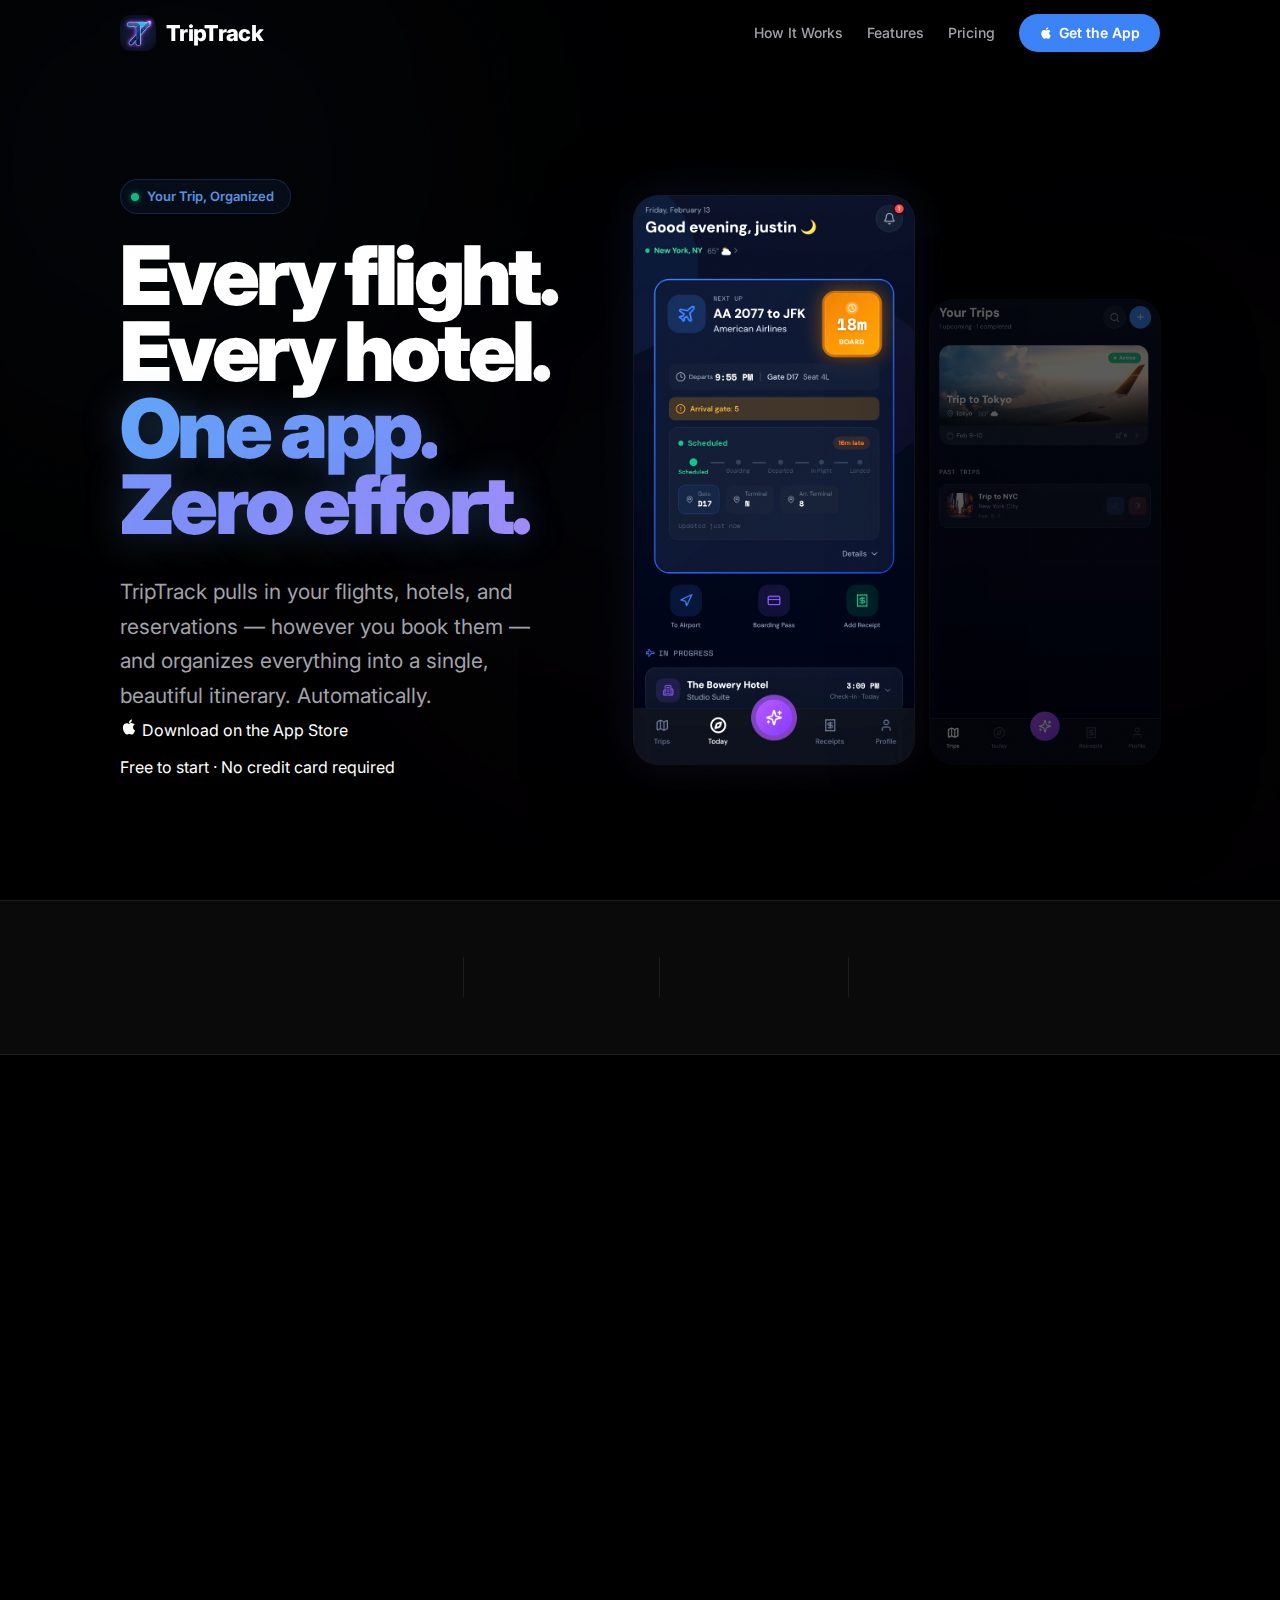
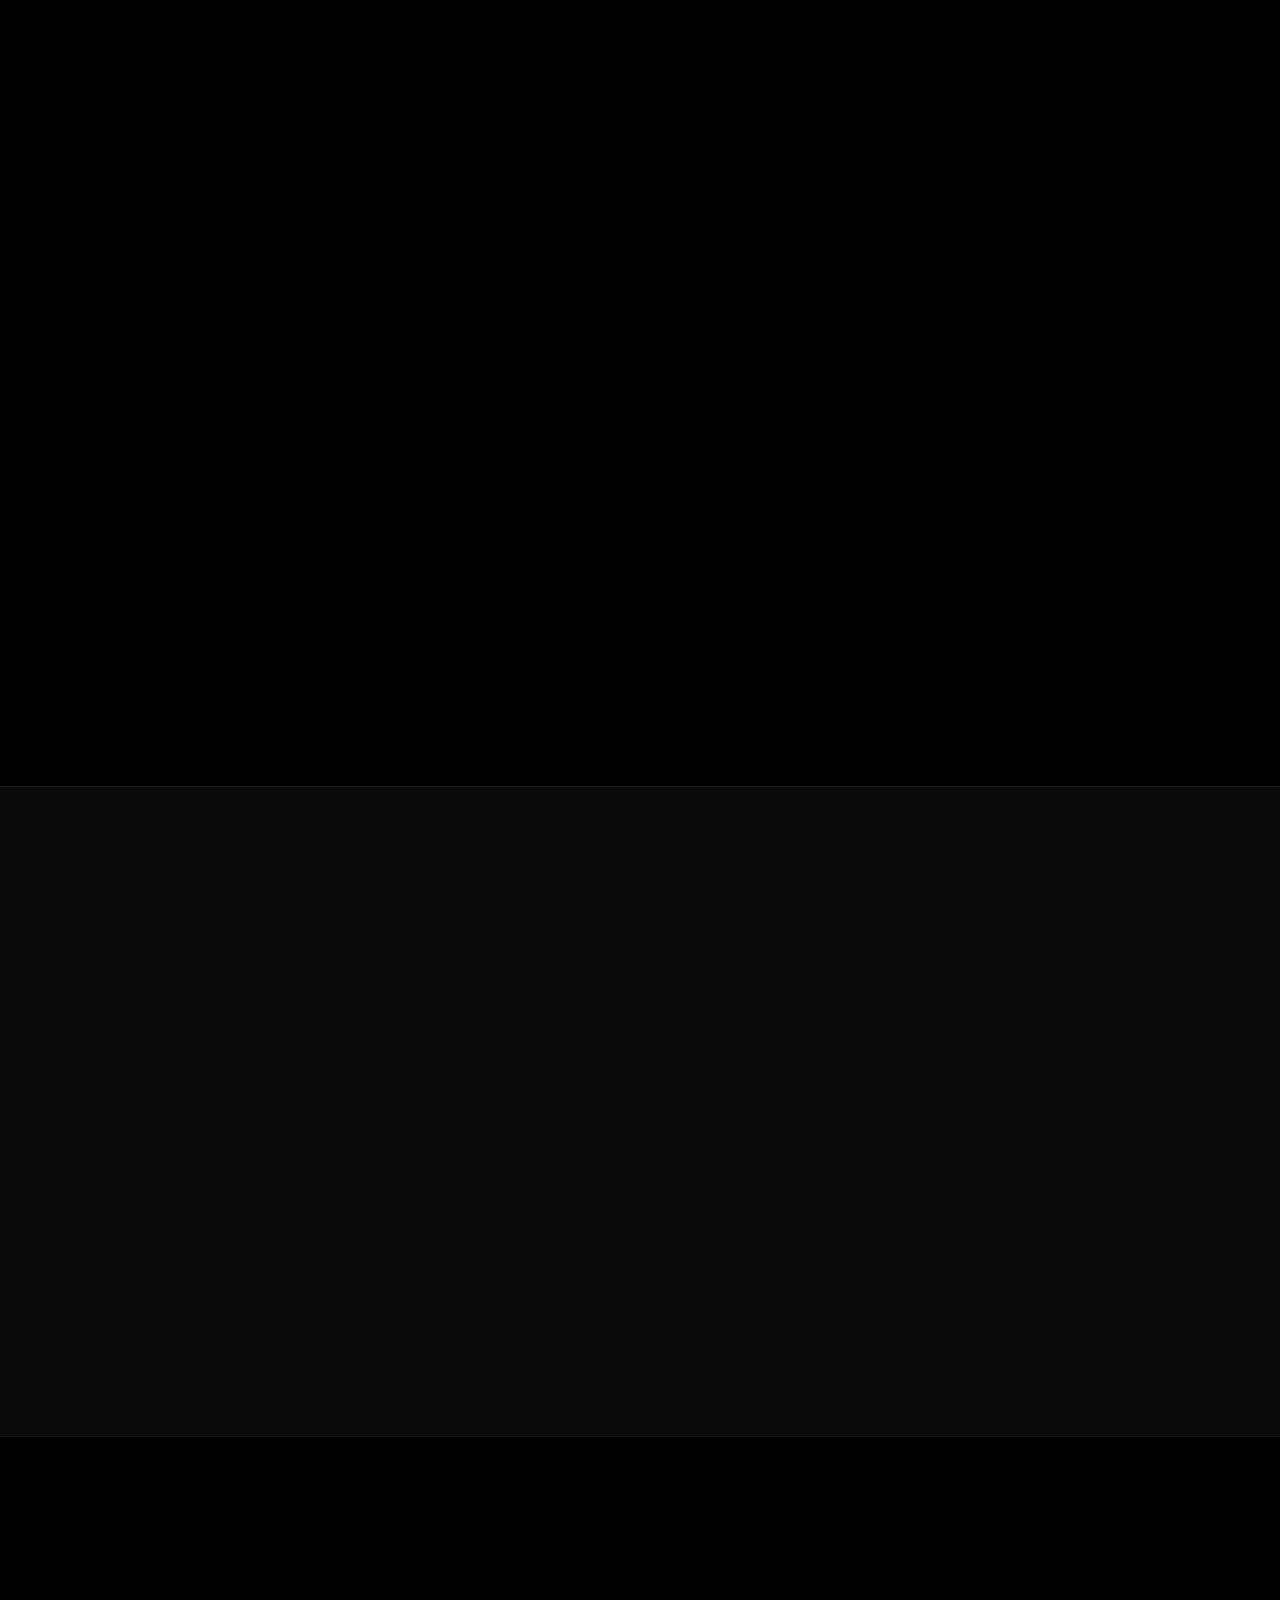
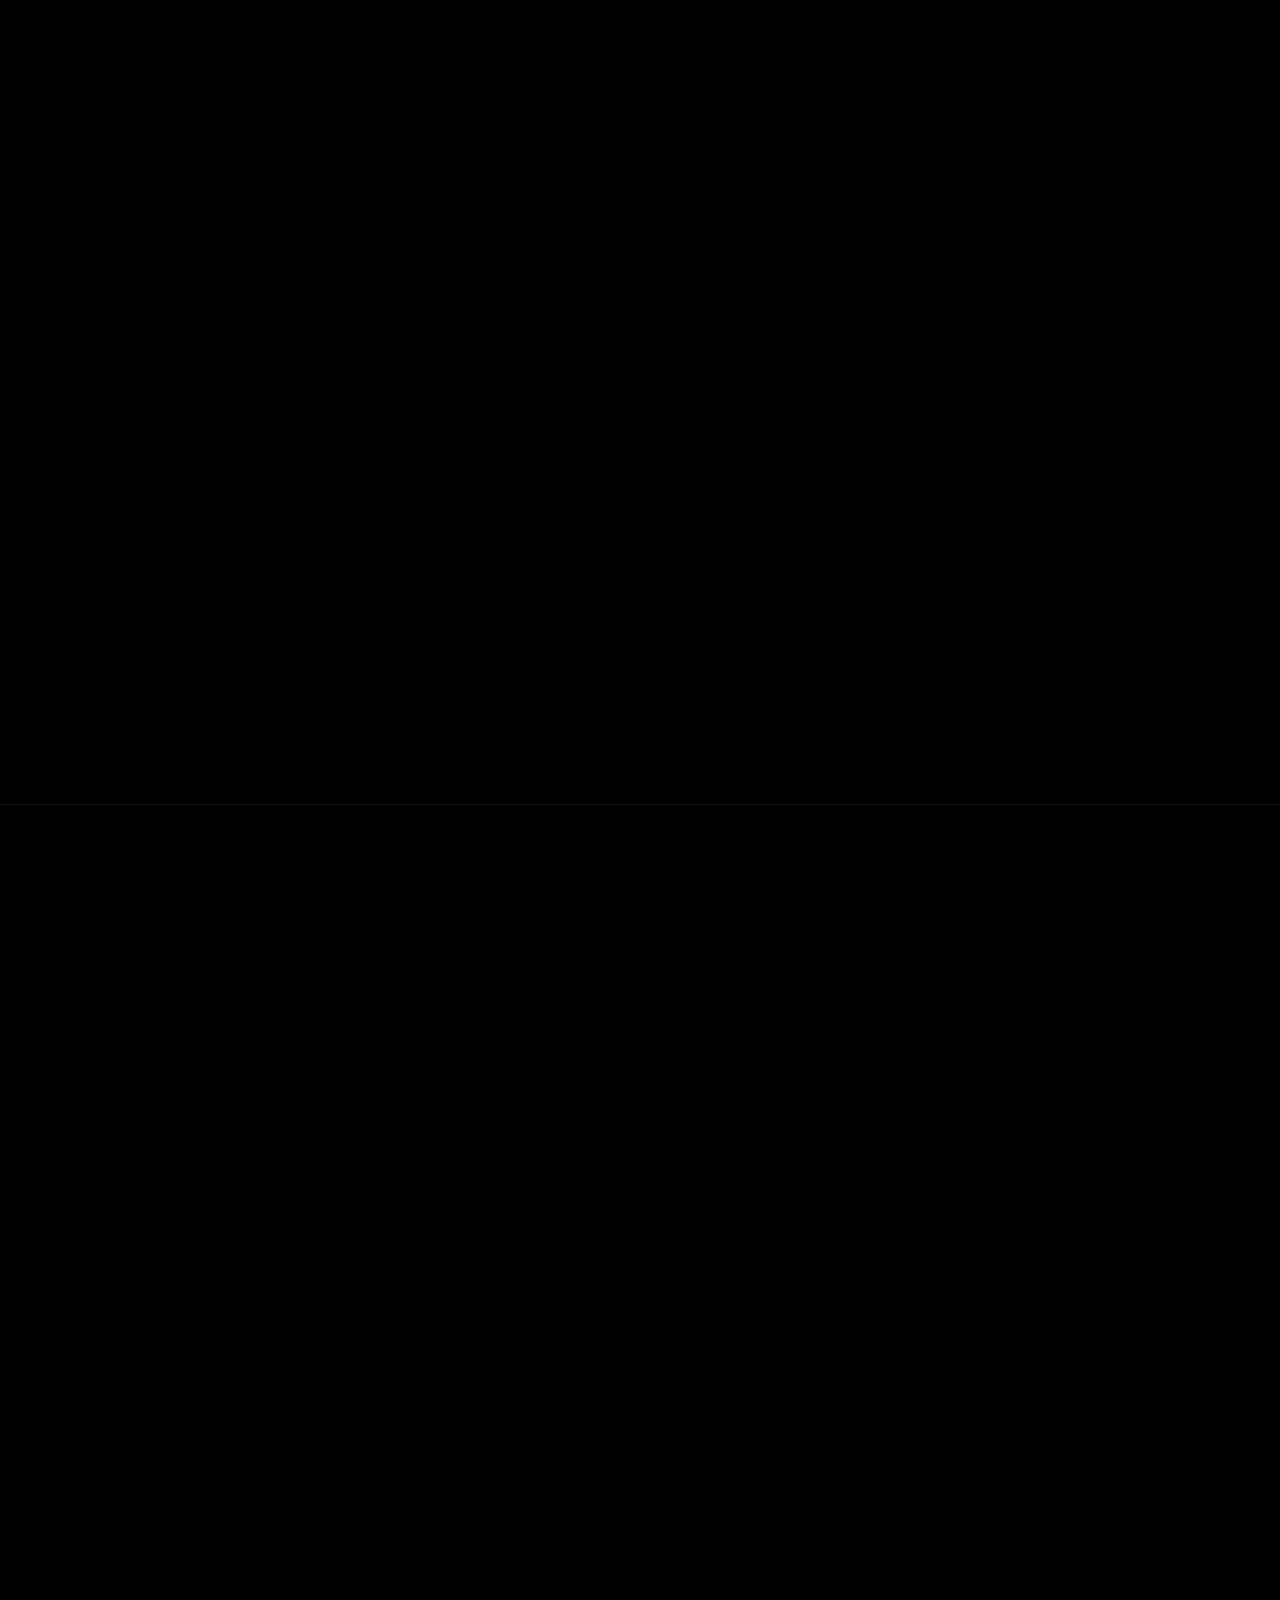
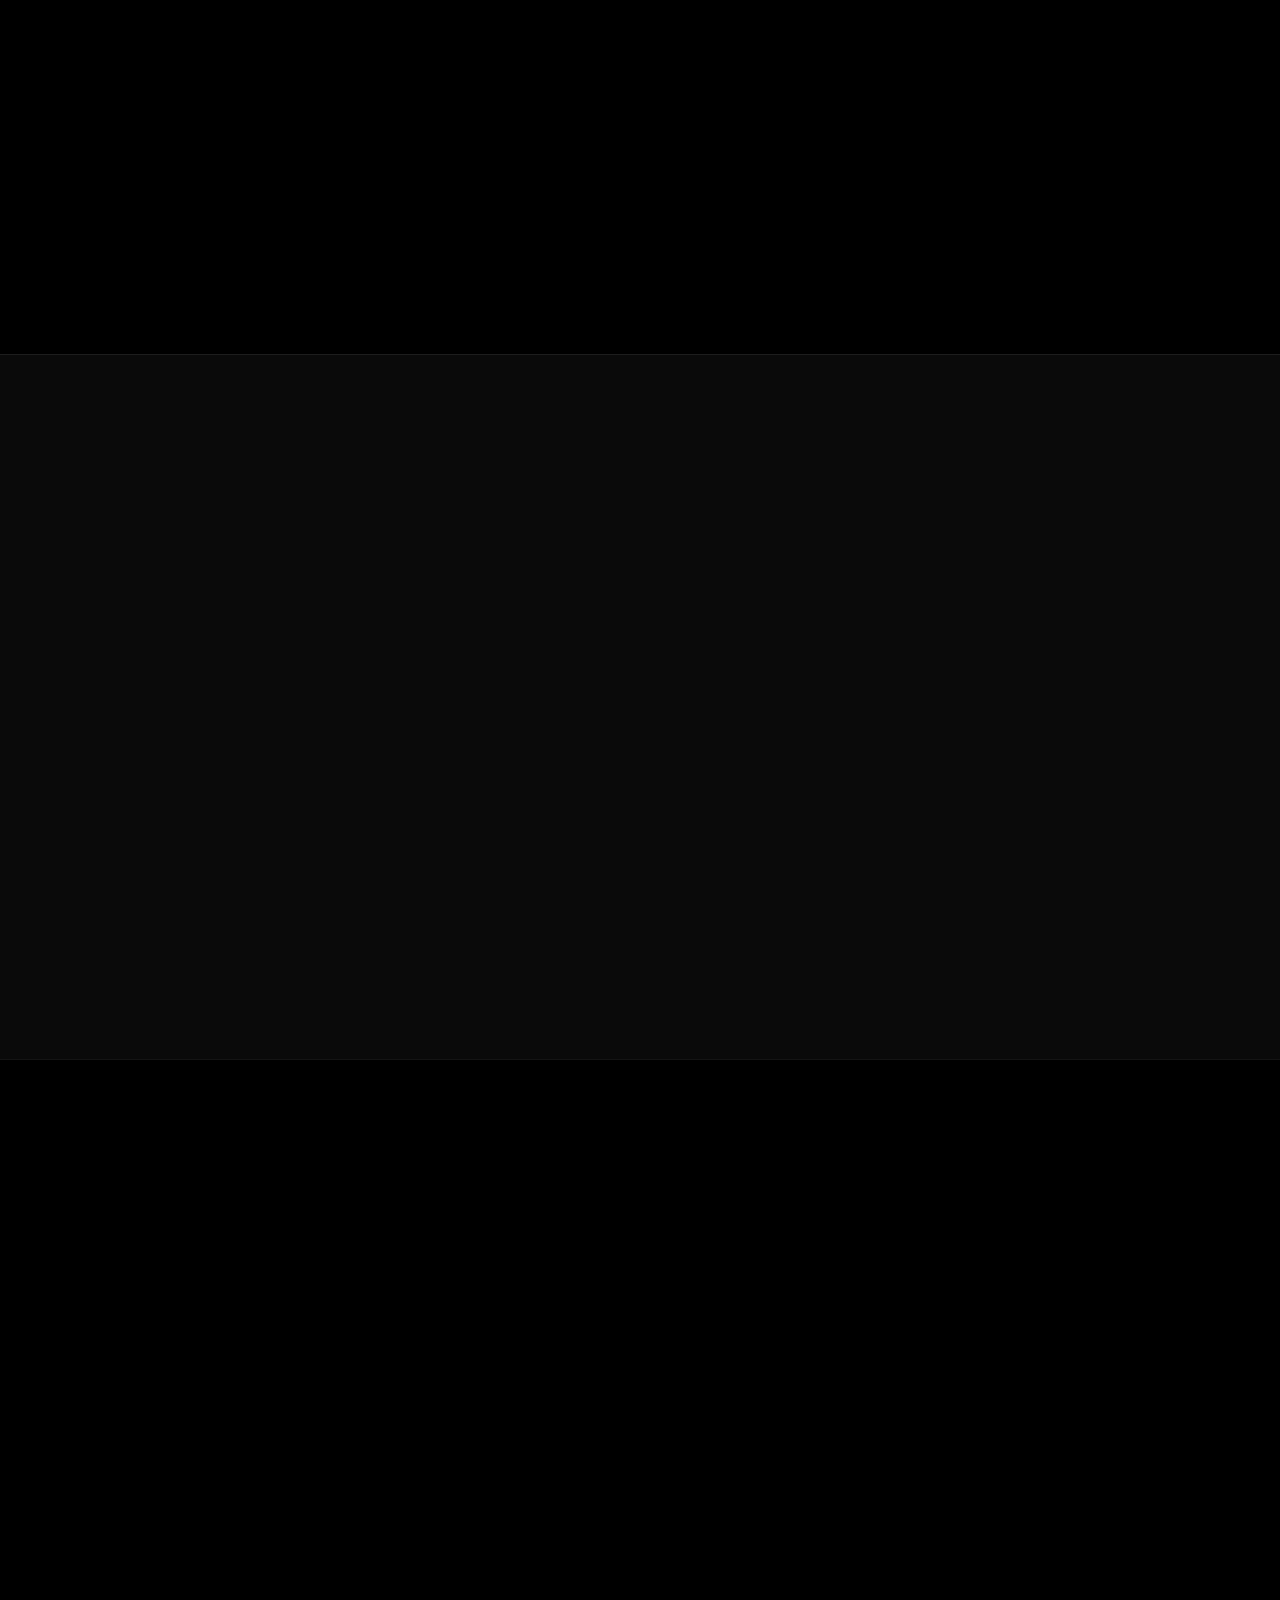
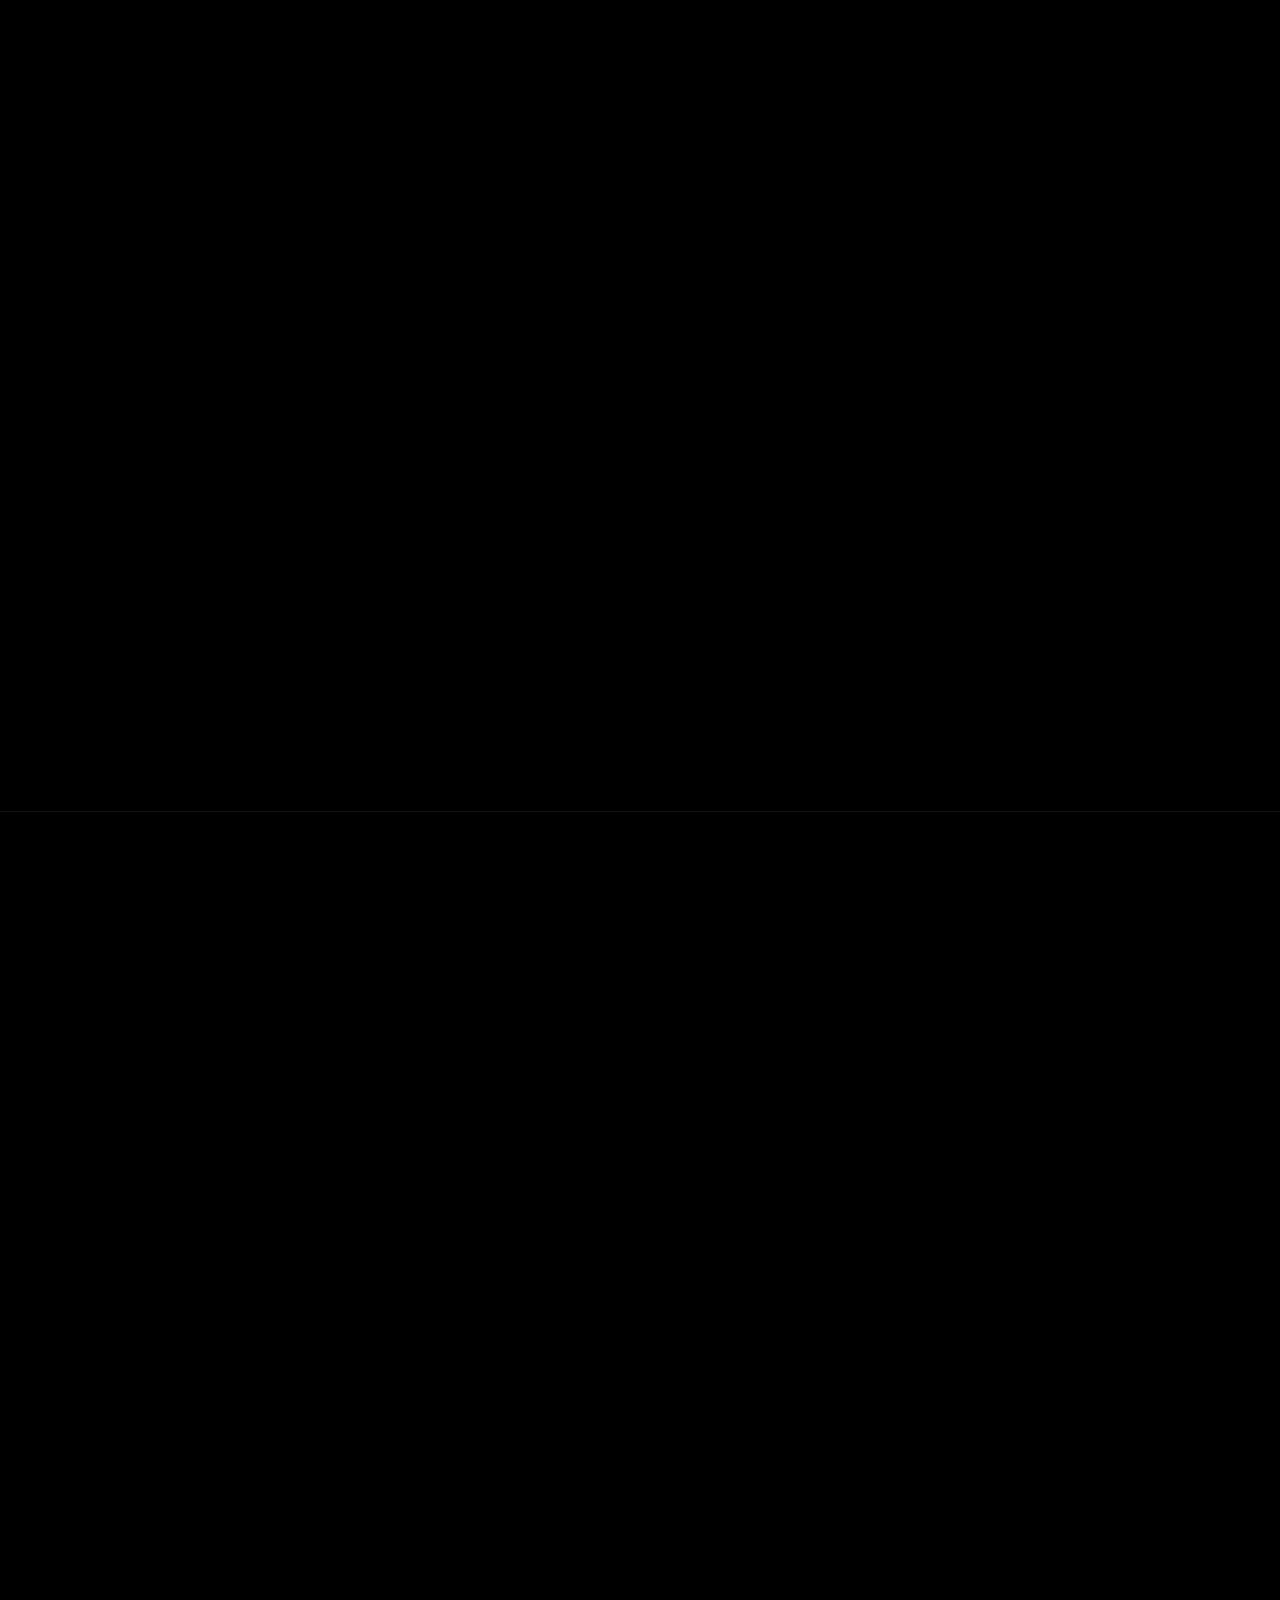
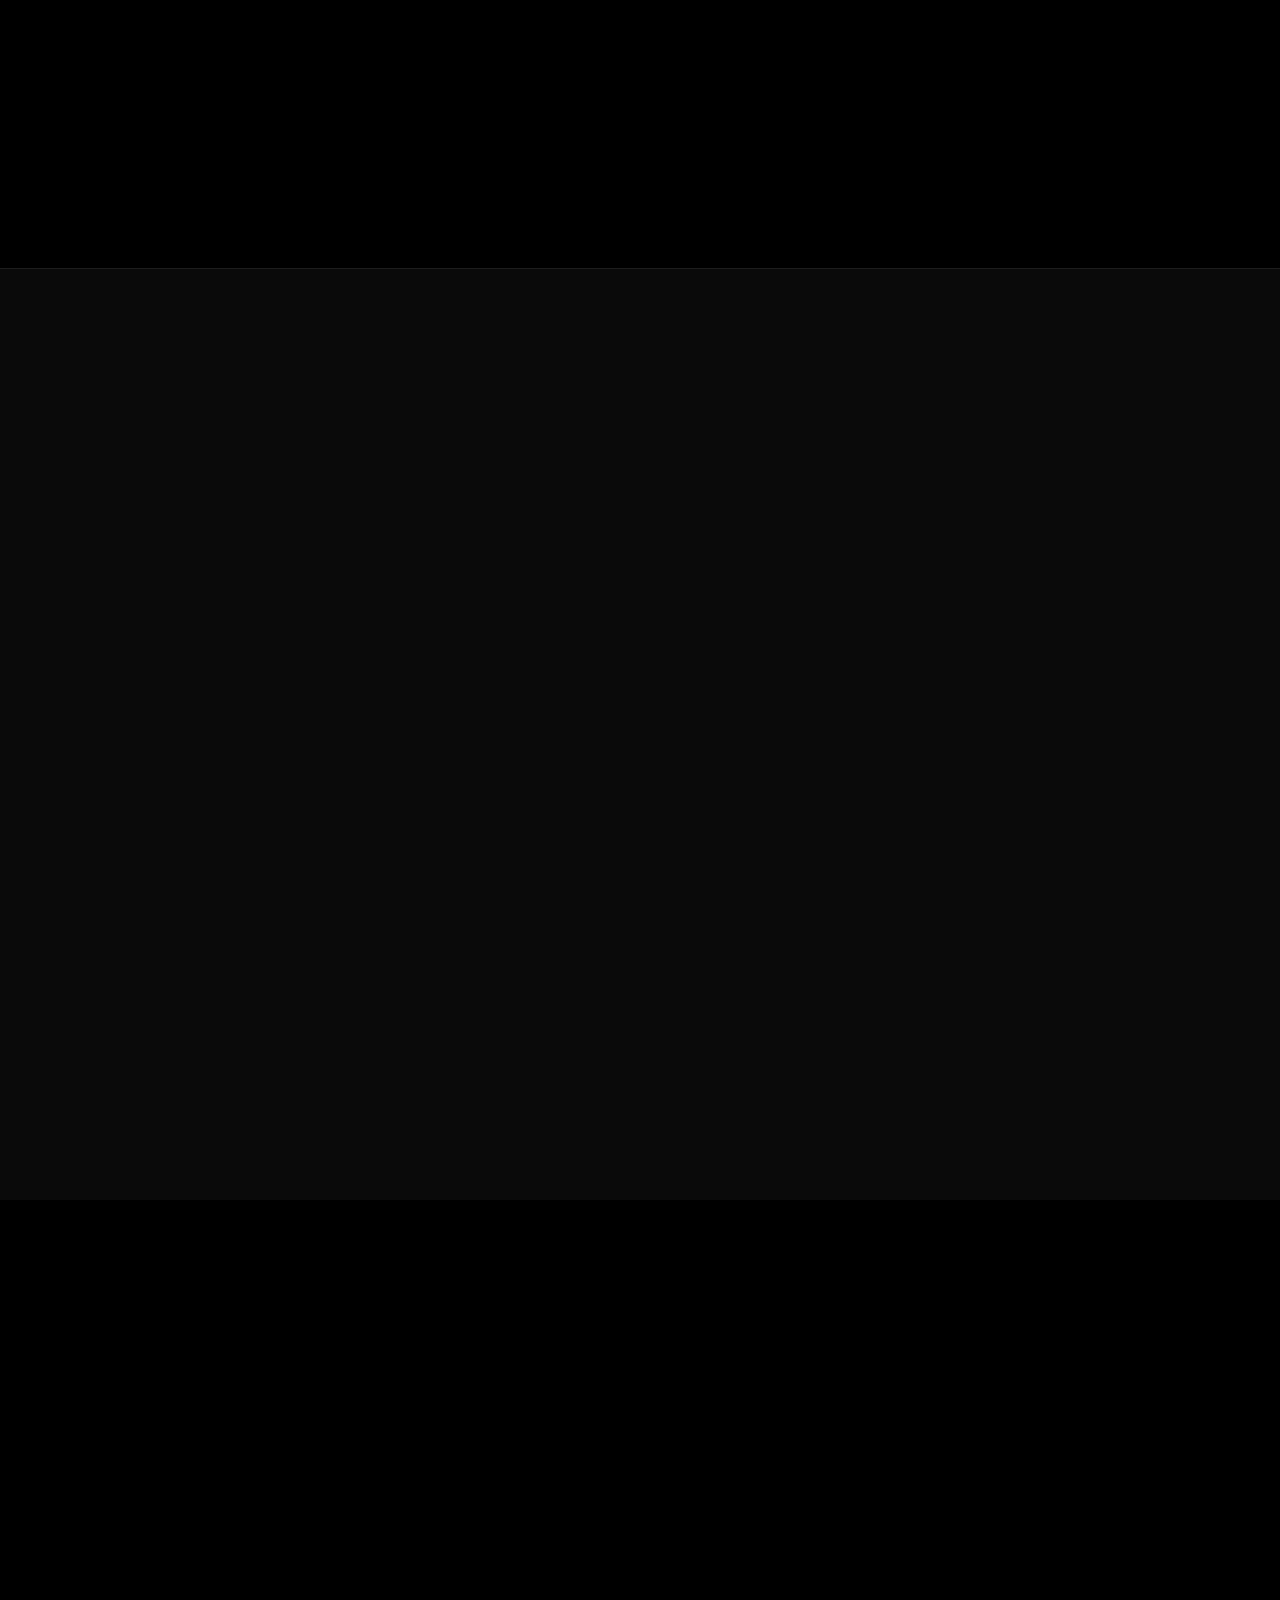
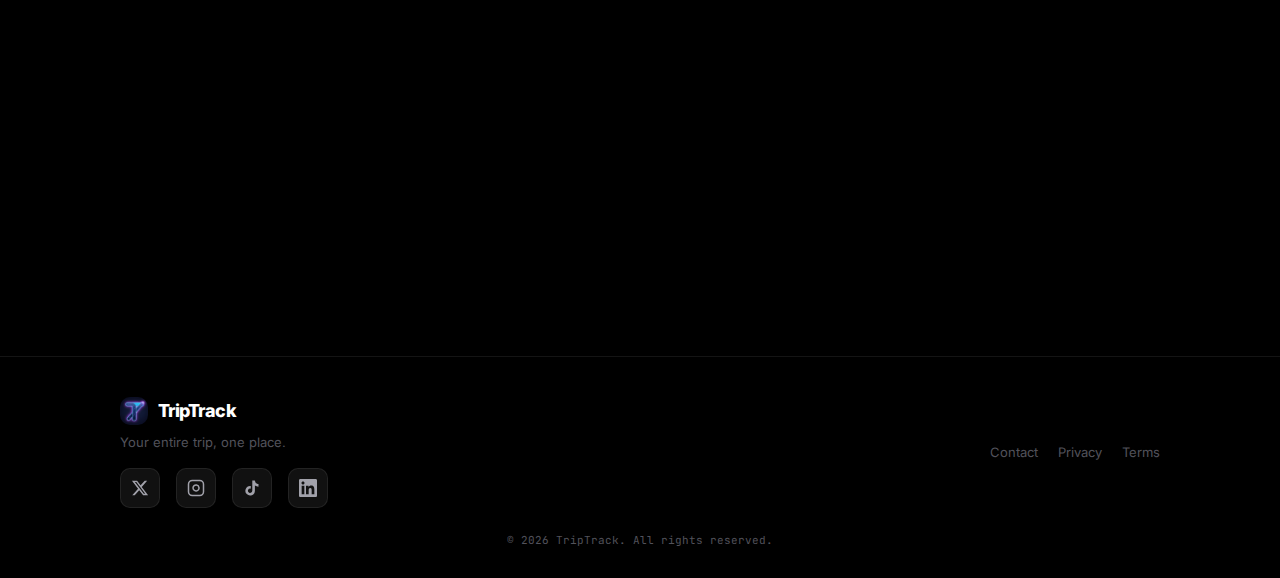
<file: index.html>
<!DOCTYPE html>
<html lang="en">
<head>
<meta charset="UTF-8">
<meta name="viewport" content="width=device-width, initial-scale=1.0">
<title>TripTrack — Every Flight. Every Hotel. Every Reservation. One App.</title>
<meta name="description" content="TripTrack organizes your entire trip in one place. Flights, hotels, car rentals, and more — automatically pulled from your confirmation emails. Real-time flight tracking, smart reminders, and an AI concierge.">
<meta name="keywords" content="trip planner, travel organizer, flight tracker, itinerary app, travel app, trip tracking, flight tracking, hotel booking organizer, AI travel assistant">
<meta name="author" content="TripTrack">
<meta name="theme-color" content="#000000">
<link rel="canonical" href="https://triptrack.ai/">

<!-- Open Graph / Facebook -->
<meta property="og:type" content="website">
<meta property="og:url" content="https://triptrack.ai/">
<meta property="og:title" content="TripTrack — Every Flight. Every Hotel. One App.">
<meta property="og:description" content="TripTrack organizes your entire trip in one place. Flights, hotels, car rentals, and more — automatically pulled from your confirmation emails.">
<meta property="og:image" content="https://triptrack.ai/img/home-tab-today-page.jpg">
<meta property="og:site_name" content="TripTrack">

<!-- Twitter -->
<meta name="twitter:card" content="summary_large_image">
<meta name="twitter:url" content="https://triptrack.ai/">
<meta name="twitter:title" content="TripTrack — Every Flight. Every Hotel. One App.">
<meta name="twitter:description" content="TripTrack organizes your entire trip in one place. Flights, hotels, car rentals, and more — automatically pulled from your confirmation emails.">
<meta name="twitter:image" content="https://triptrack.ai/img/home-tab-today-page.jpg">

<!-- Favicons -->
<link rel="icon" type="image/png" sizes="32x32" href="img/icon.png">
<link rel="icon" type="image/png" sizes="16x16" href="img/icon.png">
<link rel="apple-touch-icon" sizes="180x180" href="img/icon.png">
<link rel="manifest" href="site.webmanifest">

<!-- Preconnect & DNS Prefetch -->
<link rel="preconnect" href="https://fonts.googleapis.com">
<link rel="preconnect" href="https://fonts.gstatic.com" crossorigin>
<link rel="dns-prefetch" href="https://apps.apple.com">

<!-- Preload Critical Resources -->
<link rel="preload" href="https://fonts.googleapis.com/css2?family=Inter:wght@300;400;500;600;700;800;900&family=JetBrains+Mono:wght@400;500;700&display=swap" as="style">
<link href="https://fonts.googleapis.com/css2?family=Inter:wght@300;400;500;600;700;800;900&family=JetBrains+Mono:wght@400;500;700&display=swap" rel="stylesheet">

<!-- Google tag (gtag.js) -->
<script async src="https://www.googletagmanager.com/gtag/js?id=G-TNDTS15FS0"></script>
<script>
  window.dataLayer = window.dataLayer || [];
  function gtag(){dataLayer.push(arguments);}
  gtag('js', new Date());

  gtag('config', 'G-TNDTS15FS0');
</script>

<!-- Structured Data -->
<script type="application/ld+json">
{
  "@context": "https://schema.org",
  "@type": "SoftwareApplication",
  "name": "TripTrack",
  "applicationCategory": "TravelApplication",
  "operatingSystem": "iOS",
  "offers": {
    "@type": "Offer",
    "price": "0",
    "priceCurrency": "USD"
  },
  "aggregateRating": {
    "@type": "AggregateRating",
    "ratingValue": "4.9",
    "ratingCount": "18000"
  },
  "description": "TripTrack organizes your entire trip in one place. Flights, hotels, car rentals, and more — automatically pulled from your confirmation emails."
}
</script>

<link rel="stylesheet" href="styles.css">
</head>
<body>

<!-- Skip to main content -->
<a href="#main-content" class="skip-to-main">Skip to main content</a>

<!-- NAV -->
<nav class="nav" id="nav" role="navigation" aria-label="Main navigation">
<div class="wrap nav-inner">
<a href="#" class="logo">
<img src="img/icon.png" alt="TripTrack" class="logo-icon">
TripTrack
</a>
<div class="nav-right">
<a href="#how" class="nav-link">How It Works</a>
<a href="#features" class="nav-link">Features</a>
<a href="#pricing" class="nav-link">Pricing</a>
<a href="https://apps.apple.com/app/triptrack-ai/id6758813711" class="nav-btn">
<svg width="14" height="14" viewBox="0 0 24 24" fill="currentColor"><path d="M18.71 19.5c-.83 1.24-1.71 2.45-3.05 2.47-1.34.03-1.77-.79-3.29-.79-1.53 0-2 .77-3.27.82-1.31.05-2.3-1.32-3.14-2.53C4.25 17 2.94 12.45 4.7 9.39c.87-1.52 2.43-2.48 4.12-2.51 1.28-.02 2.5.87 3.29.87.78 0 2.26-1.07 3.8-.91.65.03 2.47.26 3.64 1.98-.09.06-2.17 1.28-2.15 3.81.03 3.02 2.65 4.03 2.68 4.04-.03.07-.42 1.44-1.38 2.83M13 3.5c.73-.83 1.94-1.46 2.94-1.5.13 1.17-.34 2.35-1.04 3.19-.69.85-1.83 1.51-2.95 1.42-.15-1.15.41-2.35 1.05-3.11z"/></svg>
Get the App
</a>
<button class="mobile-menu-btn" id="mobile-menu-btn" aria-label="Menu">
<svg width="24" height="24" viewBox="0 0 24 24" fill="none" stroke="currentColor" stroke-width="2"><line x1="3" y1="12" x2="21" y2="12"/><line x1="3" y1="6" x2="21" y2="6"/><line x1="3" y1="18" x2="21" y2="18"/></svg>
</button>
</div>
</div>
</nav>

<!-- MOBILE MENU -->
<div class="mobile-menu" id="mobile-menu">
<div class="mobile-menu-inner">
<button class="mobile-menu-close" id="mobile-menu-close" aria-label="Close menu">
<svg width="24" height="24" viewBox="0 0 24 24" fill="none" stroke="currentColor" stroke-width="2"><line x1="18" y1="6" x2="6" y2="18"/><line x1="6" y1="6" x2="18" y2="18"/></svg>
</button>
<nav class="mobile-nav">
<a href="#how" class="mobile-nav-link">How It Works</a>
<a href="#features" class="mobile-nav-link">Features</a>
<a href="#pricing" class="mobile-nav-link">Pricing</a>
<a href="https://apps.apple.com/app/triptrack-ai/id6758813711" class="mobile-nav-cta">
<svg width="18" height="18" viewBox="0 0 24 24" fill="currentColor"><path d="M18.71 19.5c-.83 1.24-1.71 2.45-3.05 2.47-1.34.03-1.77-.79-3.29-.79-1.53 0-2 .77-3.27.82-1.31.05-2.3-1.32-3.14-2.53C4.25 17 2.94 12.45 4.7 9.39c.87-1.52 2.43-2.48 4.12-2.51 1.28-.02 2.5.87 3.29.87.78 0 2.26-1.07 3.8-.91.65.03 2.47.26 3.64 1.98-.09.06-2.17 1.28-2.15 3.81.03 3.02 2.65 4.03 2.68 4.04-.03.07-.42 1.44-1.38 2.83M13 3.5c.73-.83 1.94-1.46 2.94-1.5.13 1.17-.34 2.35-1.04 3.19-.69.85-1.83 1.51-2.95 1.42-.15-1.15.41-2.35 1.05-3.11z"/></svg>
Download on the App Store
</a>
</nav>
</div>
</div>

<!-- HERO -->
<main id="main-content">
<section class="hero" aria-label="Hero section">
<div class="hero-orb hero-orb-1"></div>
<div class="hero-orb hero-orb-2"></div>
<div class="hero-orb hero-orb-3"></div>
<div class="wrap hero-wrap">
<div class="hero-text">
<div class="hero-badge anim">
<span class="hero-badge-dot"></span>
Your Trip, Organized
</div>
<h1 class="hero-title anim anim-d1">Every flight. Every hotel.<br><span class="gradient-text">One app. Zero effort.</span></h1>
<p class="hero-sub anim anim-d2">TripTrack pulls in your flights, hotels, and reservations — however you book them — and organizes everything into a single, beautiful itinerary. Automatically.</p>
<div class="hero-ctas anim anim-d3">
<a href="https://apps.apple.com/app/triptrack-ai/id6758813711" class="cta-main">
<svg width="18" height="18" viewBox="0 0 24 24" fill="currentColor"><path d="M18.71 19.5c-.83 1.24-1.71 2.45-3.05 2.47-1.34.03-1.77-.79-3.29-.79-1.53 0-2 .77-3.27.82-1.31.05-2.3-1.32-3.14-2.53C4.25 17 2.94 12.45 4.7 9.39c.87-1.52 2.43-2.48 4.12-2.51 1.28-.02 2.5.87 3.29.87.78 0 2.26-1.07 3.8-.91.65.03 2.47.26 3.64 1.98-.09.06-2.17 1.28-2.15 3.81.03 3.02 2.65 4.03 2.68 4.04-.03.07-.42 1.44-1.38 2.83M13 3.5c.73-.83 1.94-1.46 2.94-1.5.13 1.17-.34 2.35-1.04 3.19-.69.85-1.83 1.51-2.95 1.42-.15-1.15.41-2.35 1.05-3.11z"/></svg>
Download on the App Store
</a>
<span class="hero-note">Free to start &middot; No credit card required</span>
</div>
</div>
<div class="hero-phones anim anim-d2">
        <div class="phone-frame phone-main">
<img src="img/home-tab-today-page.jpg" 
     srcset="img/home-tab-today-page.jpg 1x, img/home-tab-today-page.jpg 2x" 
     alt="TripTrack Today View" 
     loading="eager" 
     width="390" 
     height="844">
</div>
<div class="phone-frame phone-secondary">
<img src="img/your-trips-page.jpg" 
     srcset="img/your-trips-page.jpg 1x, img/your-trips-page.jpg 2x" 
     alt="TripTrack Trips" 
     loading="eager" 
     width="390" 
     height="844">
</div>
</div>
</div>
</section>

<!-- SOCIAL PROOF -->
<section class="proof-bar">
<div class="wrap proof-inner">
<div class="proof-item anim">
<span class="proof-num mono">4.9</span>
<span class="proof-label">App Store Rating</span>
</div>
<div class="proof-divider"></div>
<div class="proof-item anim anim-d1">
<span class="proof-num mono">18K+</span>
<span class="proof-label">Active Travelers</span>
</div>
<div class="proof-divider"></div>
<div class="proof-item anim anim-d2">
<span class="proof-num mono">58K+</span>
<span class="proof-label">Trips Tracked</span>
</div>
<div class="proof-divider"></div>
<div class="proof-item anim anim-d3">
<span class="proof-num mono">&lt;3s</span>
<span class="proof-label">Setup Time</span>
</div>
</div>
</section>

<!-- THE PROBLEM -->
<section class="problem-section">
<div class="wrap">
<h2 class="big-heading anim">You already booked the trip.<br><span class="gradient-text">Why are you still organizing it?</span></h2>
<p class="big-sub anim anim-d1">You've got a flight confirmation in one email, a hotel booking in another, a car rental somewhere else, and a restaurant reservation you already forgot about. Sound familiar?</p>
</div>
</section>

<!-- HOW IT WORKS -->
<section class="how-section" id="how">
<div class="wrap">
<p class="section-tag anim">HOW IT WORKS</p>
<h2 class="big-heading anim anim-d1">From inbox chaos to organized trip<br>— in seconds.</h2>
<div class="how-steps">
<div class="how-step anim anim-d1">
<div class="how-num-wrap">
<div class="how-num mono">1</div>
<div class="how-line"></div>
</div>
<div class="how-content">
<h3>Import your bookings</h3>
<p>Connect Gmail for automatic imports, forward your confirmation emails, or add bookings manually — whatever works for you. TripTrack adapts to how you travel.</p>
</div>
</div>
<div class="how-step anim anim-d2">
<div class="how-num-wrap">
<div class="how-num mono">2</div>
<div class="how-line"></div>
</div>
<div class="how-content">
<h3>Your itinerary builds itself</h3>
<p>TripTrack's AI organizes every flight, hotel, car rental, and train into a complete trip timeline. New bookings are added automatically as they arrive. No forwarding. No copy-pasting.</p>
</div>
</div>
<div class="how-step anim anim-d3">
<div class="how-num-wrap">
<div class="how-num mono">3</div>
</div>
<div class="how-content">
<h3>Travel with confidence</h3>
<p>Open the app and your complete trip is ready — every reservation in one timeline, real-time flight tracking, destination weather, and an AI concierge that knows your entire itinerary. No manual entry. No copy-pasting confirmation numbers. Just your trip, ready to go.</p>
</div>
</div>
</div>
</div>
</section>

<!-- WORKS YOUR WAY -->
<section class="works-section">
<div class="wrap">
<p class="section-tag anim">WORKS YOUR WAY</p>
<h2 class="big-heading anim anim-d1">Import bookings<br><span class="gradient-text">however you want.</span></h2>
<div class="works-grid">
<div class="works-card anim anim-d1">
<div class="works-icon">📨</div>
<h3>Gmail Auto-Import</h3>
<p>Connect once, trips appear automatically. TripTrack scans your inbox and finds every booking confirmation.</p>
</div>
<div class="works-card anim anim-d2">
<div class="works-icon">📧</div>
<h3>Forward Emails</h3>
<p>Forward confirmations to your unique TripTrack email address. We'll parse them and add them to your trip.</p>
</div>
<div class="works-card anim anim-d3">
<div class="works-icon">✏️</div>
<h3>Add Manually</h3>
<p>Type it in yourself, your way. Full control over every detail. Perfect for bookings without email confirmations.</p>
</div>
</div>
</div>
</section>

<!-- FLIGHT INTELLIGENCE -->
<section class="flight-section">
<div class="wrap">
<p class="section-tag anim">REAL-TIME FLIGHT INTELLIGENCE</p>
<h2 class="big-heading anim anim-d1">Know everything about your flight.<br><span class="gradient-text">Before the airline tells you.</span></h2>
<div class="flight-timeline anim anim-d2">
<div class="ft-step ft-done"><span class="ft-dot"></span><span>Scheduled</span></div>
<div class="ft-line ft-line-done"></div>
<div class="ft-step ft-done"><span class="ft-dot"></span><span>Boarding</span></div>
<div class="ft-line ft-line-done"></div>
<div class="ft-step ft-active"><span class="ft-dot ft-dot-pulse"></span><span>In Flight</span></div>
<div class="ft-line"></div>
<div class="ft-step"><span class="ft-dot"></span><span>Landed</span></div>
</div>
<div class="flight-grid">
<div class="flight-detail anim anim-d1">
<div class="fd-icon">🚪</div>
<h4>Live Gate Info</h4>
<p>"Gate changed to B12" — 23 minutes before the airline app updated. Always know exactly where to go.</p>
</div>
<div class="flight-detail anim anim-d2">
<div class="fd-icon">⏱️</div>
<h4>Delay Tracking</h4>
<p>"Your 6:40 PM departure is now 7:15 PM." Color-coded alerts — green, amber, red — so you know at a glance.</p>
</div>
<div class="flight-detail anim anim-d3">
<div class="fd-icon">🧳</div>
<h4>Baggage Carousel</h4>
<p>"Your bag is on the belt. Carousel 4." No more wandering the arrivals hall wondering where to go.</p>
</div>
<div class="flight-detail anim anim-d1">
<div class="fd-icon">📍</div>
<h4>Live ETA</h4>
<p>Real-time estimated arrival updated throughout the flight. Share with whoever's picking you up.</p>
</div>
<div class="flight-detail anim anim-d2">
<div class="fd-icon">🔔</div>
<h4>Instant Alerts</h4>
<p>Gate changes, cancellations, diversions — pushed to your phone the second they happen.</p>
</div>
<div class="flight-detail anim anim-d3">
<div class="fd-icon">📊</div>
<h4>Always Up to Date</h4>
<p>Flight status refreshes automatically throughout your journey — more frequently as departure approaches. Always current, always accurate.</p>
</div>
</div>
</div>
</section>

<!-- APP SHOWCASE -->
<section class="showcase-section">
<div class="wrap">
<p class="section-tag anim">SEE IT IN ACTION</p>
<h2 class="big-heading anim anim-d1">Everything you need.<br>Nothing you don't.</h2>
</div>
<div class="showcase-scroll">
<div class="showcase-card anim anim-d1">
<div class="showcase-phone">
<img src="img/home-tab-today-page.jpg" 
     srcset="img/home-tab-today-page.jpg 1x, img/home-tab-today-page.jpg 2x" 
     alt="Today View" 
     loading="lazy" 
     width="390" 
     height="844">
</div>
<h3>Today View</h3>
<p>Your upcoming reservations, weather at your destination, and flight status — all at a glance.</p>
</div>
<div class="showcase-card anim anim-d2">
<div class="showcase-phone">
<img src="img/your-trips-page.jpg" 
     srcset="img/your-trips-page.jpg 1x, img/your-trips-page.jpg 2x" 
     alt="Your Trips" 
     loading="lazy" 
     width="390" 
     height="844">
</div>
<h3>Your Trips</h3>
<p>Every trip auto-organized with all reservations, dates, and details in one beautiful timeline.</p>
</div>
<div class="showcase-card anim anim-d3">
<div class="showcase-phone">
<img src="img/ai-concierge-page.jpg" 
     srcset="img/ai-concierge-page.jpg 1x, img/ai-concierge-page.jpg 2x" 
     alt="AI Concierge" 
     loading="lazy" 
     width="390" 
     height="844">
</div>
<h3>AI Concierge</h3>
<p>"What's my confirmation number?" "When's checkout?" Ask anything — get instant answers.</p>
</div>
<div class="showcase-card anim anim-d1">
<div class="showcase-phone">
<img src="img/receipts-page.jpg" 
     srcset="img/receipts-page.jpg 1x, img/receipts-page.jpg 2x" 
     alt="Receipts" 
     loading="lazy" 
     width="390" 
     height="844">
</div>
<h3>Receipt Tracking</h3>
<p>Snap a photo. AI reads the merchant, amount, and category. Export to CSV in one tap.</p>
</div>
</div>
<div class="wrap">
<div class="showcase-indicators" id="showcase-indicators">
<span class="showcase-dot active"></span>
<span class="showcase-dot"></span>
<span class="showcase-dot"></span>
<span class="showcase-dot"></span>
</div>
</div>
</section>

<!-- TESTIMONIALS -->
<section class="testimonials-section">
<div class="wrap">
<p class="section-tag anim">LOVED BY TRAVELERS</p>
<h2 class="big-heading anim anim-d1">Don't take our word for it.</h2>
<div class="testimonials-grid">
<div class="testimonial-card anim anim-d1">
<div class="testimonial-stars">★★★★★</div>
<p class="testimonial-text">"Finally, an app that actually understands how I travel. No more screenshot folders or forwarding emails to myself. Everything just... works."</p>
<div class="testimonial-author">
<div class="testimonial-avatar"></div>
<div class="testimonial-info">
<strong>Sarah M.</strong>
<span>Frequent Business Traveler</span>
</div>
</div>
</div>
<div class="testimonial-card anim anim-d2">
<div class="testimonial-stars">★★★★★</div>
<p class="testimonial-text">"The flight tracking alone is worth it. Got a gate change notification before the airport screens updated. Saved me from missing my connection."</p>
<div class="testimonial-author">
<div class="testimonial-avatar"></div>
<div class="testimonial-info">
<strong>James K.</strong>
<span>Digital Nomad</span>
</div>
</div>
</div>
<div class="testimonial-card anim anim-d3">
<div class="testimonial-stars">★★★★★</div>
<p class="testimonial-text">"I used to spend 30 minutes organizing each trip. Now I just connect my Gmail and it's done. The AI concierge is scary good at answering questions."</p>
<div class="testimonial-author">
<div class="testimonial-avatar"></div>
<div class="testimonial-info">
<strong>Emily R.</strong>
<span>Travel Blogger</span>
</div>
</div>
</div>
<div class="testimonial-link anim">
<a href="https://apps.apple.com/app/triptrack-ai/id6758813711" target="_blank" rel="noopener">
<svg width="16" height="16" viewBox="0 0 24 24" fill="currentColor"><path d="M12 2l3.09 6.26L22 9.27l-5 4.87 1.18 6.88L12 17.77l-6.18 3.25L7 14.14 2 9.27l6.91-1.01L12 2z"/></svg>
Read 18K+ reviews on the App Store
</a>
</div>
</div>
</section>

<!-- FEATURES -->
<section class="features-section" id="features">
<div class="wrap">
<p class="section-tag anim">FEATURES</p>
<h2 class="big-heading anim anim-d1">Built for people who<br>actually travel.</h2>
<div class="features-grid">
<div class="feature-card anim anim-d1">
<div class="fc-icon" style="--accent:#3B82F6">
<svg width="24" height="24" viewBox="0 0 24 24" fill="none" stroke="currentColor" stroke-width="1.5"><path d="M4 4h16c1.1 0 2 .9 2 2v12c0 1.1-.9 2-2 2H4c-1.1 0-2-.9-2-2V6c0-1.1.9-2 2-2z"/><polyline points="22,6 12,13 2,6"/></svg>
</div>
<h3>Automatic Import</h3>
<p>Connect Gmail, forward your confirmations, or add trips manually. However your bookings arrive, TripTrack organizes them instantly.</p>
</div>
<div class="feature-card anim anim-d2">
<div class="fc-icon" style="--accent:#8B5CF6">
<svg width="24" height="24" viewBox="0 0 24 24" fill="none" stroke="currentColor" stroke-width="1.5"><path d="M21 15a2 2 0 01-2 2H7l-4 4V5a2 2 0 012-2h14a2 2 0 012 2z"/></svg>
</div>
<h3>AI Concierge</h3>
<p>Ask anything about your trips in natural language. "What gate is my flight?" "What's the hotel address?" Instant answers.</p>
</div>
<div class="feature-card anim anim-d3">
<div class="fc-icon" style="--accent:#10B981">
<svg width="24" height="24" viewBox="0 0 24 24" fill="none" stroke="currentColor" stroke-width="1.5"><rect x="2" y="2" width="20" height="20" rx="2"/><path d="M16 2v20M2 12h20"/><circle cx="9" cy="7" r="2"/></svg>
</div>
<h3>Smart Receipts</h3>
<p>Point your camera at any receipt. AI extracts merchant, amount, date, and category. Your trip expenses, organized automatically.</p>
</div>
<div class="feature-card anim anim-d1">
<div class="fc-icon" style="--accent:#F59E0B">
<svg width="24" height="24" viewBox="0 0 24 24" fill="none" stroke="currentColor" stroke-width="1.5"><path d="M18 8A6 6 0 006 8c0 7-3 9-3 9h18s-3-2-3-9"/><path d="M13.73 21a2 2 0 01-3.46 0"/></svg>
</div>
<h3>Live Flight Alerts</h3>
<p>Know your gate changed 20 minutes before anyone else at the terminal. Delays, cancellations, diversions — instant push alerts.</p>
</div>
<div class="feature-card anim anim-d2">
<div class="fc-icon" style="--accent:#EC4899">
<svg width="24" height="24" viewBox="0 0 24 24" fill="none" stroke="currentColor" stroke-width="1.5"><path d="M14 2H6a2 2 0 00-2 2v16a2 2 0 002 2h12a2 2 0 002-2V8z"/><path d="M14 2v6h6M16 13H8M16 17H8"/></svg>
</div>
<h3>One-Tap Export</h3>
<p>Generate clean CSV expense reports grouped by trip, category, and date. Your finance team will love you.</p>
</div>
<div class="feature-card anim anim-d3">
<div class="fc-icon" style="--accent:#06B6D4">
<svg width="24" height="24" viewBox="0 0 24 24" fill="none" stroke="currentColor" stroke-width="1.5"><circle cx="12" cy="12" r="5"/><path d="M12 1v2M12 21v2M4.22 4.22l1.42 1.42M18.36 18.36l1.42 1.42M1 12h2M21 12h2M4.22 19.78l1.42-1.42M18.36 5.64l1.42-1.42"/></svg>
</div>
<h3>Destination Weather</h3>
<p>Real forecasts for every stop on your itinerary. Know exactly what to pack before you start packing.</p>
</div>
<!-- 3 MORE FEATURE CARDS -->
<div class="feature-card anim anim-d1">
<div class="fc-icon" style="--accent:#EF4444">
<svg width="24" height="24" viewBox="0 0 24 24" fill="none" stroke="currentColor" stroke-width="1.5"><path d="M12 22s8-4 8-10V5l-8-3-8 3v7c0 6 8 10 8 10z"/></svg>
</div>
<h3>Tap-to-Copy</h3>
<p>Boarding passes, hotel confirmations, rental agreements — every detail is one tap away. No more digging through emails.</p>
</div>
<div class="feature-card anim anim-d2">
<div class="fc-icon" style="--accent:#14B8A6">
<svg width="24" height="24" viewBox="0 0 24 24" fill="none" stroke="currentColor" stroke-width="1.5"><path d="M4 12v8a2 2 0 002 2h12a2 2 0 002-2v-8"/><polyline points="16 6 12 2 8 6"/><line x1="12" y1="2" x2="12" y2="15"/></svg>
</div>
<h3>Trip Sharing</h3>
<p>Share your itinerary with anyone — travel companions, family, your assistant. No app download required on their end.</p>
</div>
<div class="feature-card anim anim-d3">
<div class="fc-icon" style="--accent:#A855F7">
<svg width="24" height="24" viewBox="0 0 24 24" fill="none" stroke="currentColor" stroke-width="1.5"><rect x="3" y="4" width="18" height="18" rx="2" ry="2"/><line x1="16" y1="2" x2="16" y2="6"/><line x1="8" y1="2" x2="8" y2="6"/><line x1="3" y1="10" x2="21" y2="10"/></svg>
</div>
<h3>6 Reservation Types</h3>
<p>Flights, hotels, car rentals, trains, meetings, and events — each with custom UI, route diagrams, and type-specific details.</p>
</div>
</div>
<div class="also-works anim">
<p class="also-label">Works your way:</p>
<div class="also-items">
<span>📨 Gmail auto-import</span>
<span>📧 Forward confirmations</span>
<span>✏️ Manual entry</span>
<span>🔐 Apple Sign-In</span>
<span>📴 Works offline</span>
</div>
</div>
</div>
</section>


<!-- PRICING -->
<section class="pricing-section" id="pricing">
<div class="wrap">
<p class="section-tag anim">PRICING</p>
<h2 class="big-heading anim anim-d1">Start free.<br>Go Pro when you're hooked.</h2>
<div class="price-cards">
<div class="price-card anim anim-d1">
<h3>Free</h3>
<div class="price-amount"><span class="mono">$0</span></div>
<p class="price-tagline">Beautiful trip tracking, by hand</p>
<ul>
<li>3 active trips</li>
<li>Unlimited reservations</li>
<li>10 receipts / month</li>
<li>3 AI messages / day</li>
<li>Destination weather</li>
<li>Push notifications</li>
</ul>
<a href="https://apps.apple.com/app/triptrack-ai/id6758813711" class="price-btn">Get Started Free</a>
</div>
<div class="price-card price-card-featured anim anim-d2">
<div class="price-badge">MOST POPULAR</div>
<h3>Pro</h3>
<div class="price-amount"><span class="mono">$11.99</span><span class="price-per">/mo</span></div>
<p class="price-tagline">Or $99.99/year — save 30%</p>
<ul>
<li><strong>Unlimited</strong> trips</li>
<li><strong>Unlimited</strong> reservations</li>
<li><strong>Unlimited</strong> receipts</li>
<li><strong>Unlimited</strong> AI concierge</li>
<li>Email auto-parsing</li>
<li>Receipt OCR scanning</li>
<li>Gmail auto-scan</li>
<li>CSV &amp; PDF exports</li>
<li>Priority support</li>
</ul>
<a href="https://apps.apple.com/app/triptrack-ai/id6758813711" class="price-btn price-btn-pro">Start Pro</a>
</div>
</div>
</div>
</section>

<!-- FAQ -->
<section class="faq-section">
<div class="wrap">
<p class="section-tag anim">FAQ</p>
<h2 class="big-heading anim anim-d1">Questions?<br><span class="gradient-text">We've got answers.</span></h2>
<div class="faq-list">
<div class="faq-item anim anim-d1">
<button class="faq-question">
<h3>Is my email data safe?</h3>
<svg class="faq-chevron" viewBox="0 0 24 24" fill="none" stroke="currentColor" stroke-width="2"><polyline points="6 9 12 15 18 9"/></svg>
</button>
<div class="faq-answer">
<p>Absolutely. We use bank-level encryption and never store your email password. Gmail integration uses OAuth 2.0, and we only read confirmation emails — nothing personal.</p>
</div>
</div>
<div class="faq-item anim anim-d2">
<button class="faq-question">
<h3>Does it work with Outlook or other email providers?</h3>
<svg class="faq-chevron" viewBox="0 0 24 24" fill="none" stroke="currentColor" stroke-width="2"><polyline points="6 9 12 15 18 9"/></svg>
</button>
<div class="faq-answer">
<p>Currently we support Gmail auto-import. For Outlook, Yahoo, or other providers, you can forward confirmation emails to your unique TripTrack address or add trips manually.</p>
</div>
</div>
<div class="faq-item anim anim-d3">
<button class="faq-question">
<h3>Can I share trips with people who don't have the app?</h3>
<svg class="faq-chevron" viewBox="0 0 24 24" fill="none" stroke="currentColor" stroke-width="2"><polyline points="6 9 12 15 18 9"/></svg>
</button>
<div class="faq-answer">
<p>Yes! Generate a shareable link and send it to anyone. They can view your full itinerary in their browser — no app download required.</p>
</div>
</div>
<div class="faq-item anim anim-d1">
<button class="faq-question">
<h3>What happens if I cancel Pro?</h3>
<svg class="faq-chevron" viewBox="0 0 24 24" fill="none" stroke="currentColor" stroke-width="2"><polyline points="6 9 12 15 18 9"/></svg>
</button>
<div class="faq-answer">
<p>You'll revert to the Free plan. Your trips stay intact, but you'll be limited to 3 active trips and 10 receipts per month. No data is deleted.</p>
</div>
</div>
<div class="faq-item anim anim-d2">
<button class="faq-question">
<h3>Do you support international flights and hotels?</h3>
<svg class="faq-chevron" viewBox="0 0 24 24" fill="none" stroke="currentColor" stroke-width="2"><polyline points="6 9 12 15 18 9"/></svg>
</button>
<div class="faq-answer">
<p>Yes! TripTrack works worldwide with 500+ airlines and hotel chains. If we can't parse a confirmation automatically, you can add it manually.</p>
</div>
</div>
<div class="faq-item anim anim-d3">
<button class="faq-question">
<h3>Is there an Android version?</h3>
<svg class="faq-chevron" viewBox="0 0 24 24" fill="none" stroke="currentColor" stroke-width="2"><polyline points="6 9 12 15 18 9"/></svg>
</button>
<div class="faq-answer">
<p>Not yet, but it's coming soon! Join our waitlist to be notified when we launch on Android.</p>
</div>
</div>
</div>
</div>
</section>

<!-- FINAL CTA -->
<section class="final-cta">
<div class="wrap">
<div class="final-box anim">
<img src="img/icon.png" alt="TripTrack" class="final-icon">
<h2>Join 18K+ travelers.</h2>
<p>Get notified when we launch new features, Android support, and exclusive travel tips.</p>
<div class="email-signup">
<form class="email-form" action="#" method="post">
<input type="email" class="email-input" placeholder="Enter your email" required>
<button type="submit" class="email-submit">Join Waitlist</button>
</form>
<p class="email-note">Or <a href="https://apps.apple.com/app/triptrack-ai/id6758813711" style="color:var(--blue);text-decoration:underline">download the iOS app now</a></p>
</div>
</div>
</div>
</section>

</main>

<!-- STICKY MOBILE CTA -->
<div class="sticky-cta" id="sticky-cta">
<a href="https://apps.apple.com/app/triptrack-ai/id6758813711" class="sticky-cta-btn">
<svg width="16" height="16" viewBox="0 0 24 24" fill="currentColor"><path d="M18.71 19.5c-.83 1.24-1.71 2.45-3.05 2.47-1.34.03-1.77-.79-3.29-.79-1.53 0-2 .77-3.27.82-1.31.05-2.3-1.32-3.14-2.53C4.25 17 2.94 12.45 4.7 9.39c.87-1.52 2.43-2.48 4.12-2.51 1.28-.02 2.5.87 3.29.87.78 0 2.26-1.07 3.8-.91.65.03 2.47.26 3.64 1.98-.09.06-2.17 1.28-2.15 3.81.03 3.02 2.65 4.03 2.68 4.04-.03.07-.42 1.44-1.38 2.83M13 3.5c.73-.83 1.94-1.46 2.94-1.5.13 1.17-.34 2.35-1.04 3.19-.69.85-1.83 1.51-2.95 1.42-.15-1.15.41-2.35 1.05-3.11z"/></svg>
Download App
</a>
</div>

<!-- FOOTER -->
<footer class="foot" role="contentinfo">
<div class="wrap foot-inner">
<div class="foot-left">
<div class="logo" style="font-size:18px">
<img src="img/icon.png" alt="TripTrack" class="logo-icon" style="width:28px;height:28px">
TripTrack
</div>
<p class="foot-sub">Your entire trip, one place.</p>
<div class="social-links">
<a href="#" class="social-link" aria-label="Twitter" title="Follow us on Twitter">
<svg width="18" height="18" viewBox="0 0 24 24" fill="currentColor"><path d="M18.244 2.25h3.308l-7.227 8.26 8.502 11.24H16.17l-5.214-6.817L4.99 21.75H1.68l7.73-8.835L1.254 2.25H8.08l4.713 6.231zm-1.161 17.52h1.833L7.084 4.126H5.117z"/></svg>
</a>
<a href="#" class="social-link" aria-label="Instagram" title="Follow us on Instagram">
<svg width="18" height="18" viewBox="0 0 24 24" fill="none" stroke="currentColor" stroke-width="2"><rect x="2" y="2" width="20" height="20" rx="5" ry="5"/><path d="M16 11.37A4 4 0 1 1 12.63 8 4 4 0 0 1 16 11.37z"/><line x1="17.5" y1="6.5" x2="17.51" y2="6.5"/></svg>
</a>
<a href="#" class="social-link" aria-label="TikTok" title="Follow us on TikTok">
<svg width="18" height="18" viewBox="0 0 24 24" fill="currentColor"><path d="M19.59 6.69a4.83 4.83 0 0 1-3.77-4.25V2h-3.45v13.67a2.89 2.89 0 0 1-5.2 1.74 2.89 2.89 0 0 1 2.31-4.64 2.93 2.93 0 0 1 .88.13V9.4a6.84 6.84 0 0 0-1-.05A6.33 6.33 0 0 0 5 20.1a6.34 6.34 0 0 0 10.86-4.43v-7a8.16 8.16 0 0 0 4.77 1.52v-3.4a4.85 4.85 0 0 1-1-.1z"/></svg>
</a>
<a href="#" class="social-link" aria-label="LinkedIn" title="Follow us on LinkedIn">
<svg width="18" height="18" viewBox="0 0 24 24" fill="currentColor"><path d="M20.447 20.452h-3.554v-5.569c0-1.328-.027-3.037-1.852-3.037-1.853 0-2.136 1.445-2.136 2.939v5.667H9.351V9h3.414v1.561h.046c.477-.9 1.637-1.85 3.37-1.85 3.601 0 4.267 2.37 4.267 5.455v6.286zM5.337 7.433c-1.144 0-2.063-.926-2.063-2.065 0-1.138.92-2.063 2.063-2.063 1.14 0 2.064.925 2.064 2.063 0 1.139-.925 2.065-2.064 2.065zm1.782 13.019H3.555V9h3.564v11.452zM22.225 0H1.771C.792 0 0 .774 0 1.729v20.542C0 23.227.792 24 1.771 24h20.451C23.2 24 24 23.227 24 22.271V1.729C24 .774 23.2 0 22.222 0h.003z"/></svg>
</a>
</div>
</div>
<div class="foot-right">
<a href="mailto:support@triptrack.ai">Contact</a>
<a href="privacy.html">Privacy</a>
<a href="terms.html">Terms</a>
</div>
</div>
<div class="wrap"><p class="foot-copy mono">&copy; 2026 TripTrack. All rights reserved.</p></div>
</footer>

<script src="script.js"></script>
</body>
</html>
</file>
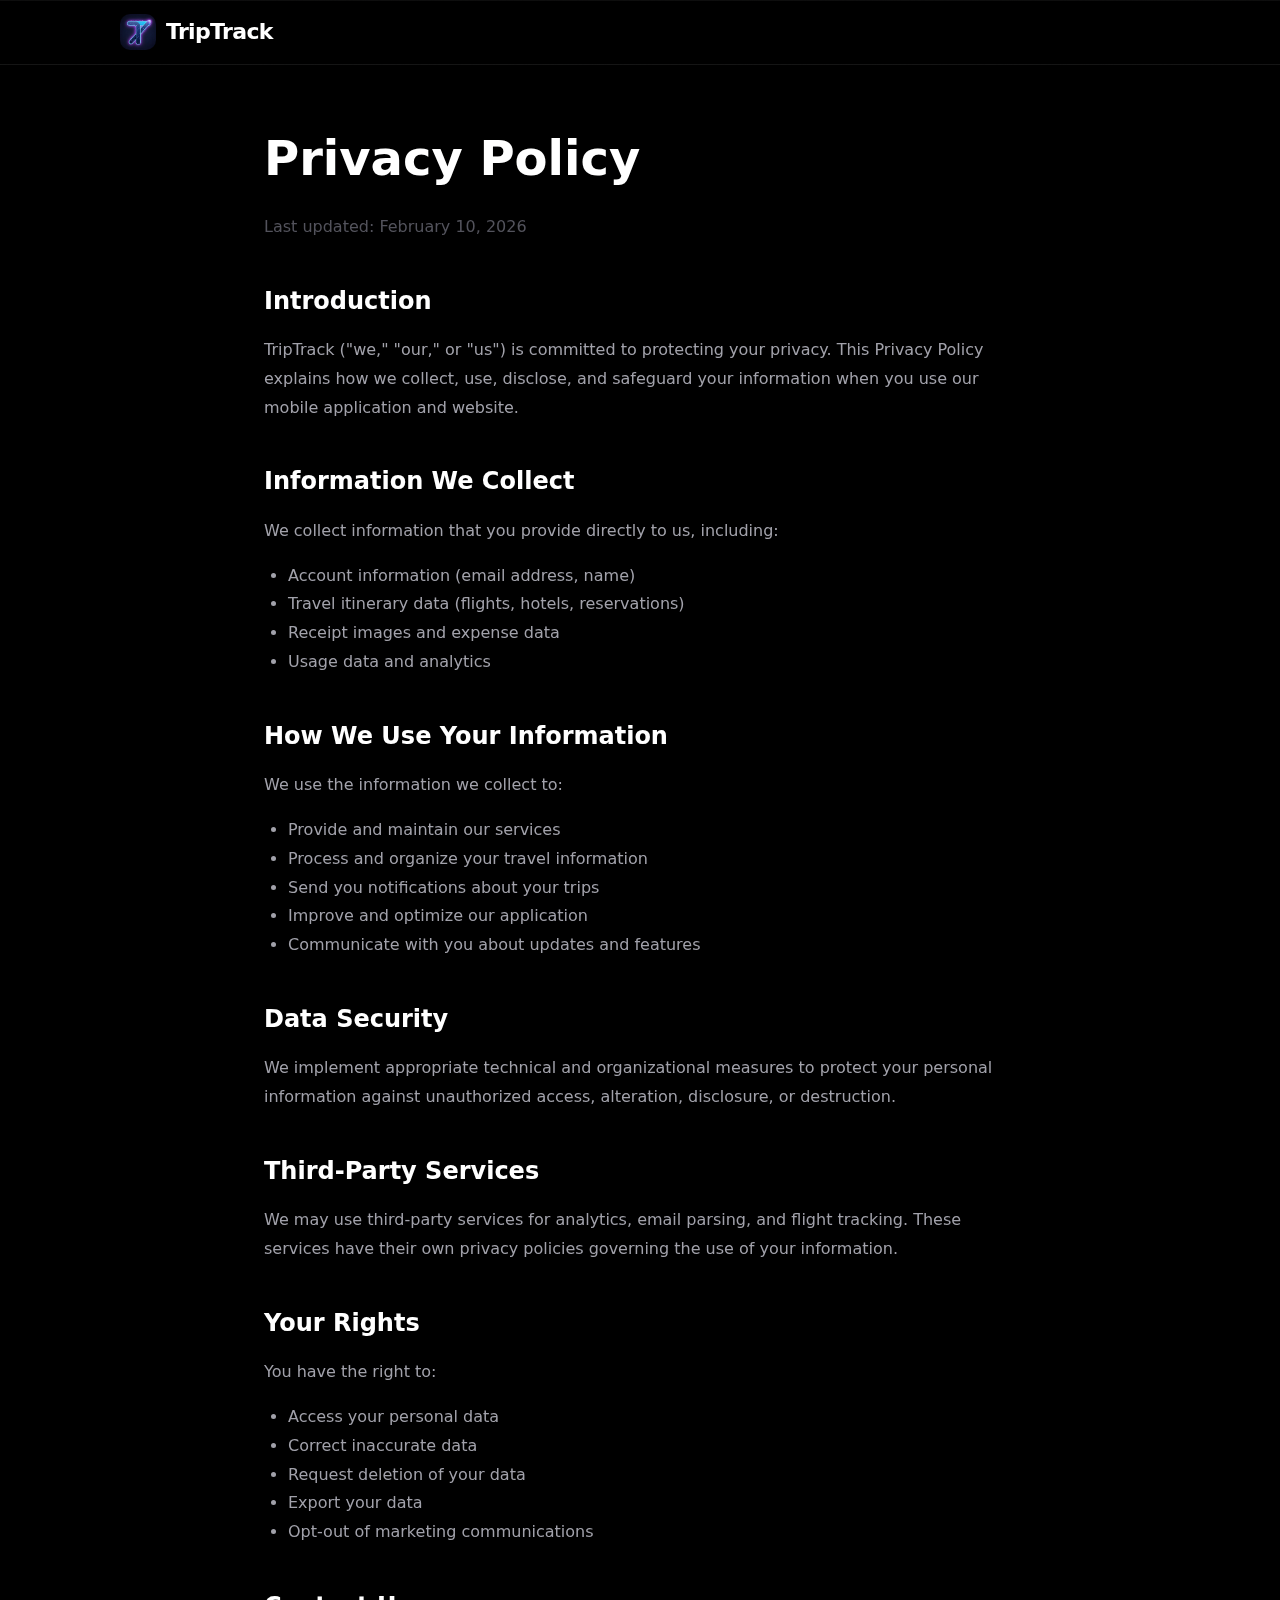
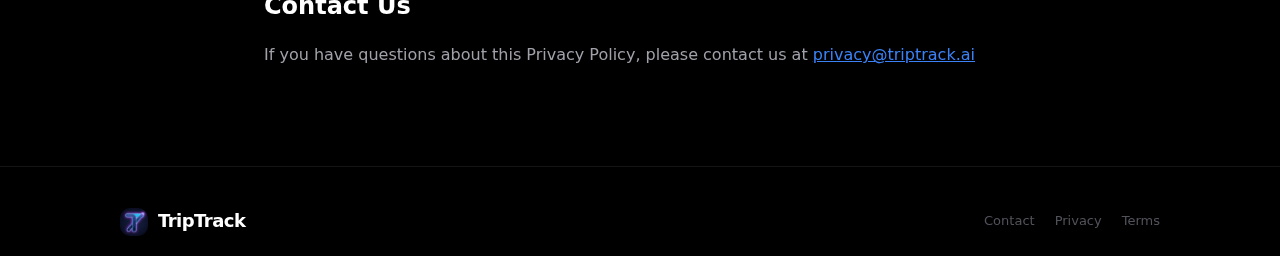
<file: privacy.html>
<!DOCTYPE html>
<html lang="en">
<head>
<meta charset="UTF-8">
<meta name="viewport" content="width=device-width, initial-scale=1.0">
<title>Privacy Policy — TripTrack</title>
<meta name="description" content="TripTrack Privacy Policy - How we collect, use, and protect your data.">
<link rel="icon" type="image/png" href="img/icon.png">

<!-- Google tag (gtag.js) -->
<script async src="https://www.googletagmanager.com/gtag/js?id=G-TNDTS15FS0"></script>
<script>
  window.dataLayer = window.dataLayer || [];
  function gtag(){dataLayer.push(arguments);}
  gtag('js', new Date());
  gtag('config', 'G-TNDTS15FS0');
</script>

<link rel="stylesheet" href="styles.css">
<style>
.legal-page{max-width:800px;margin:0 auto;padding:120px 24px 80px}
.legal-page h1{font-size:clamp(32px,5vw,48px);font-weight:900;margin-bottom:16px}
.legal-page .date{color:var(--text-3);margin-bottom:40px}
.legal-page h2{font-size:24px;font-weight:700;margin:40px 0 16px;color:var(--text)}
.legal-page p{color:var(--text-2);line-height:1.8;margin-bottom:16px}
.legal-page ul{color:var(--text-2);line-height:1.8;margin:16px 0 16px 24px}
.legal-page a{color:var(--blue);text-decoration:underline}
</style>
</head>
<body>
<nav class="nav scrolled">
<div class="wrap nav-inner">
<a href="index.html" class="logo">
<img src="img/icon.png" alt="TripTrack" class="logo-icon">
TripTrack
</a>
</div>
</nav>

<main class="legal-page">
<h1>Privacy Policy</h1>
<p class="date">Last updated: February 10, 2026</p>

<h2>Introduction</h2>
<p>TripTrack ("we," "our," or "us") is committed to protecting your privacy. This Privacy Policy explains how we collect, use, disclose, and safeguard your information when you use our mobile application and website.</p>

<h2>Information We Collect</h2>
<p>We collect information that you provide directly to us, including:</p>
<ul>
<li>Account information (email address, name)</li>
<li>Travel itinerary data (flights, hotels, reservations)</li>
<li>Receipt images and expense data</li>
<li>Usage data and analytics</li>
</ul>

<h2>How We Use Your Information</h2>
<p>We use the information we collect to:</p>
<ul>
<li>Provide and maintain our services</li>
<li>Process and organize your travel information</li>
<li>Send you notifications about your trips</li>
<li>Improve and optimize our application</li>
<li>Communicate with you about updates and features</li>
</ul>

<h2>Data Security</h2>
<p>We implement appropriate technical and organizational measures to protect your personal information against unauthorized access, alteration, disclosure, or destruction.</p>

<h2>Third-Party Services</h2>
<p>We may use third-party services for analytics, email parsing, and flight tracking. These services have their own privacy policies governing the use of your information.</p>

<h2>Your Rights</h2>
<p>You have the right to:</p>
<ul>
<li>Access your personal data</li>
<li>Correct inaccurate data</li>
<li>Request deletion of your data</li>
<li>Export your data</li>
<li>Opt-out of marketing communications</li>
</ul>

<h2>Contact Us</h2>
<p>If you have questions about this Privacy Policy, please contact us at <a href="mailto:privacy@triptrack.ai">privacy@triptrack.ai</a></p>
</main>

<footer class="foot">
<div class="wrap foot-inner">
<div class="foot-left">
<div class="logo" style="font-size:18px">
<img src="img/icon.png" alt="TripTrack" class="logo-icon" style="width:28px;height:28px">
TripTrack
</div>
</div>
<div class="foot-right">
<a href="mailto:support@triptrack.ai">Contact</a>
<a href="privacy.html">Privacy</a>
<a href="terms.html">Terms</a>
</div>
</div>
</footer>
</body>
</html>
</file>
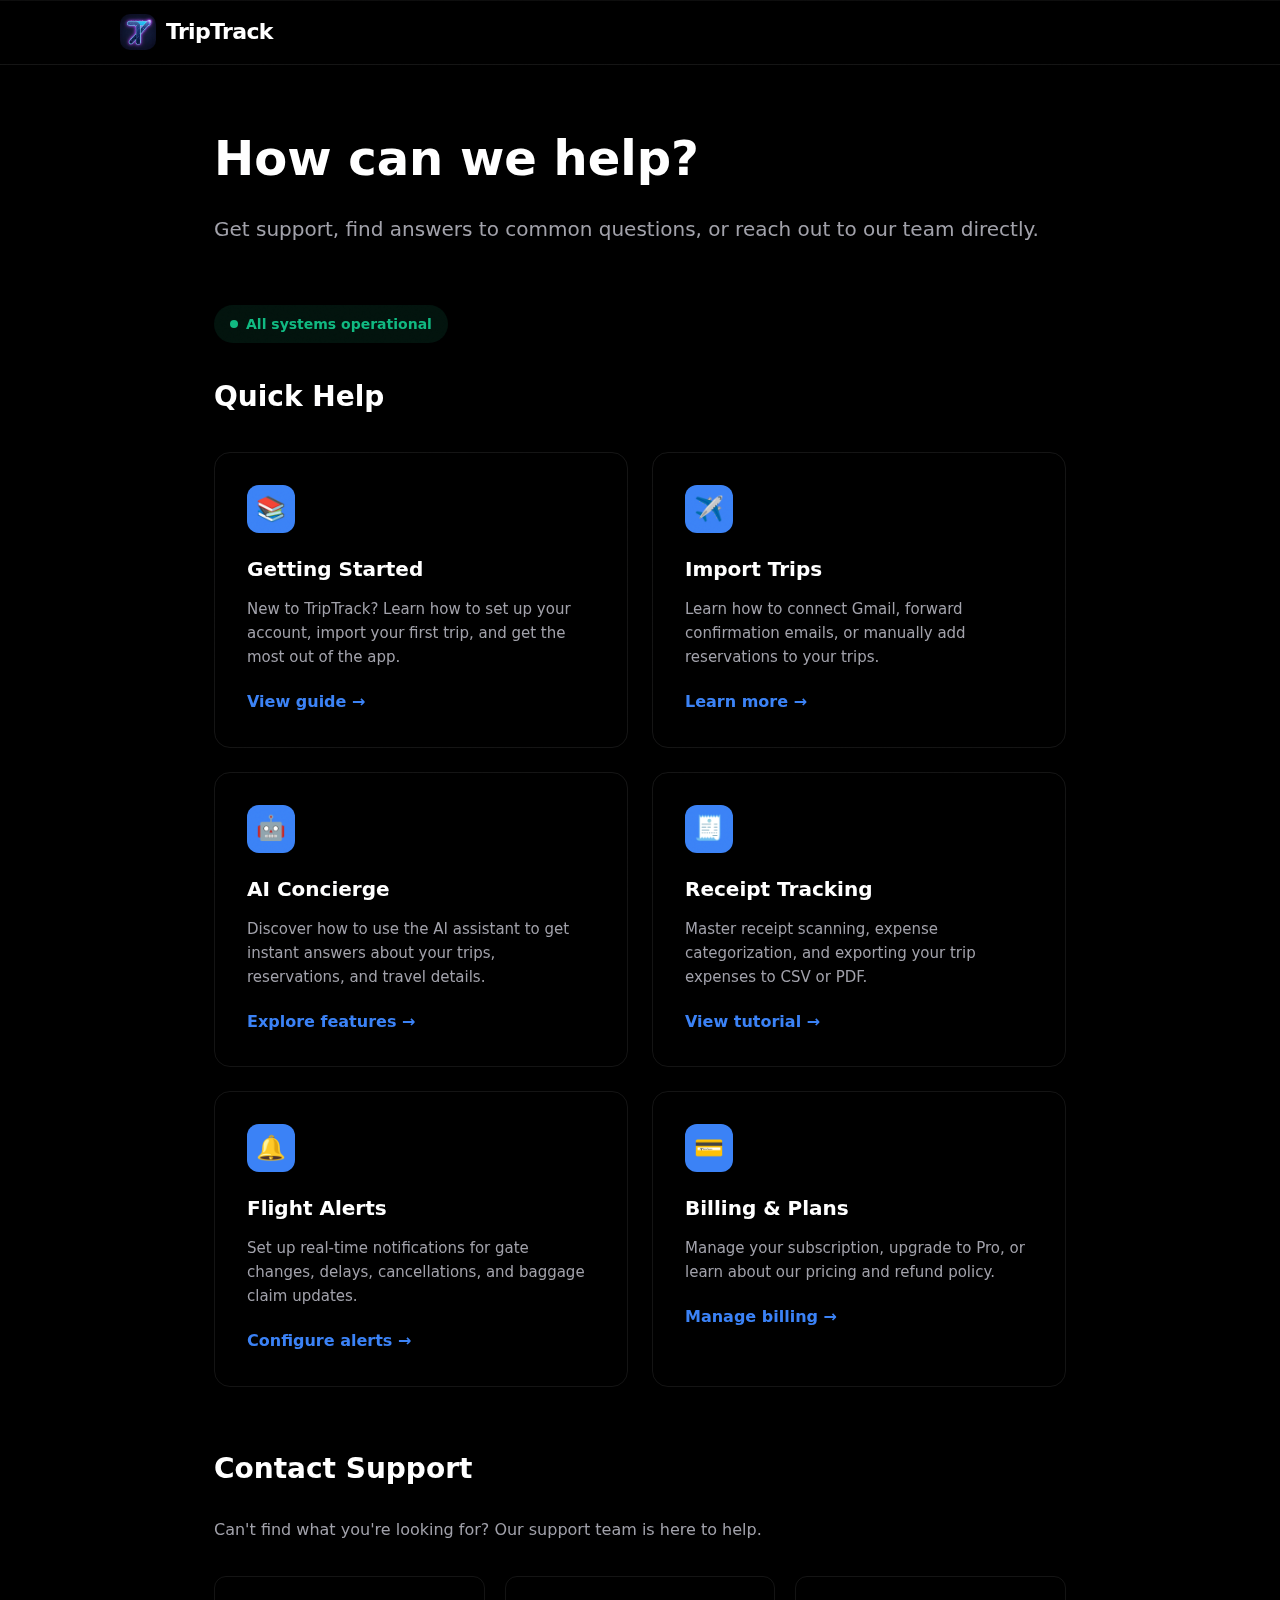
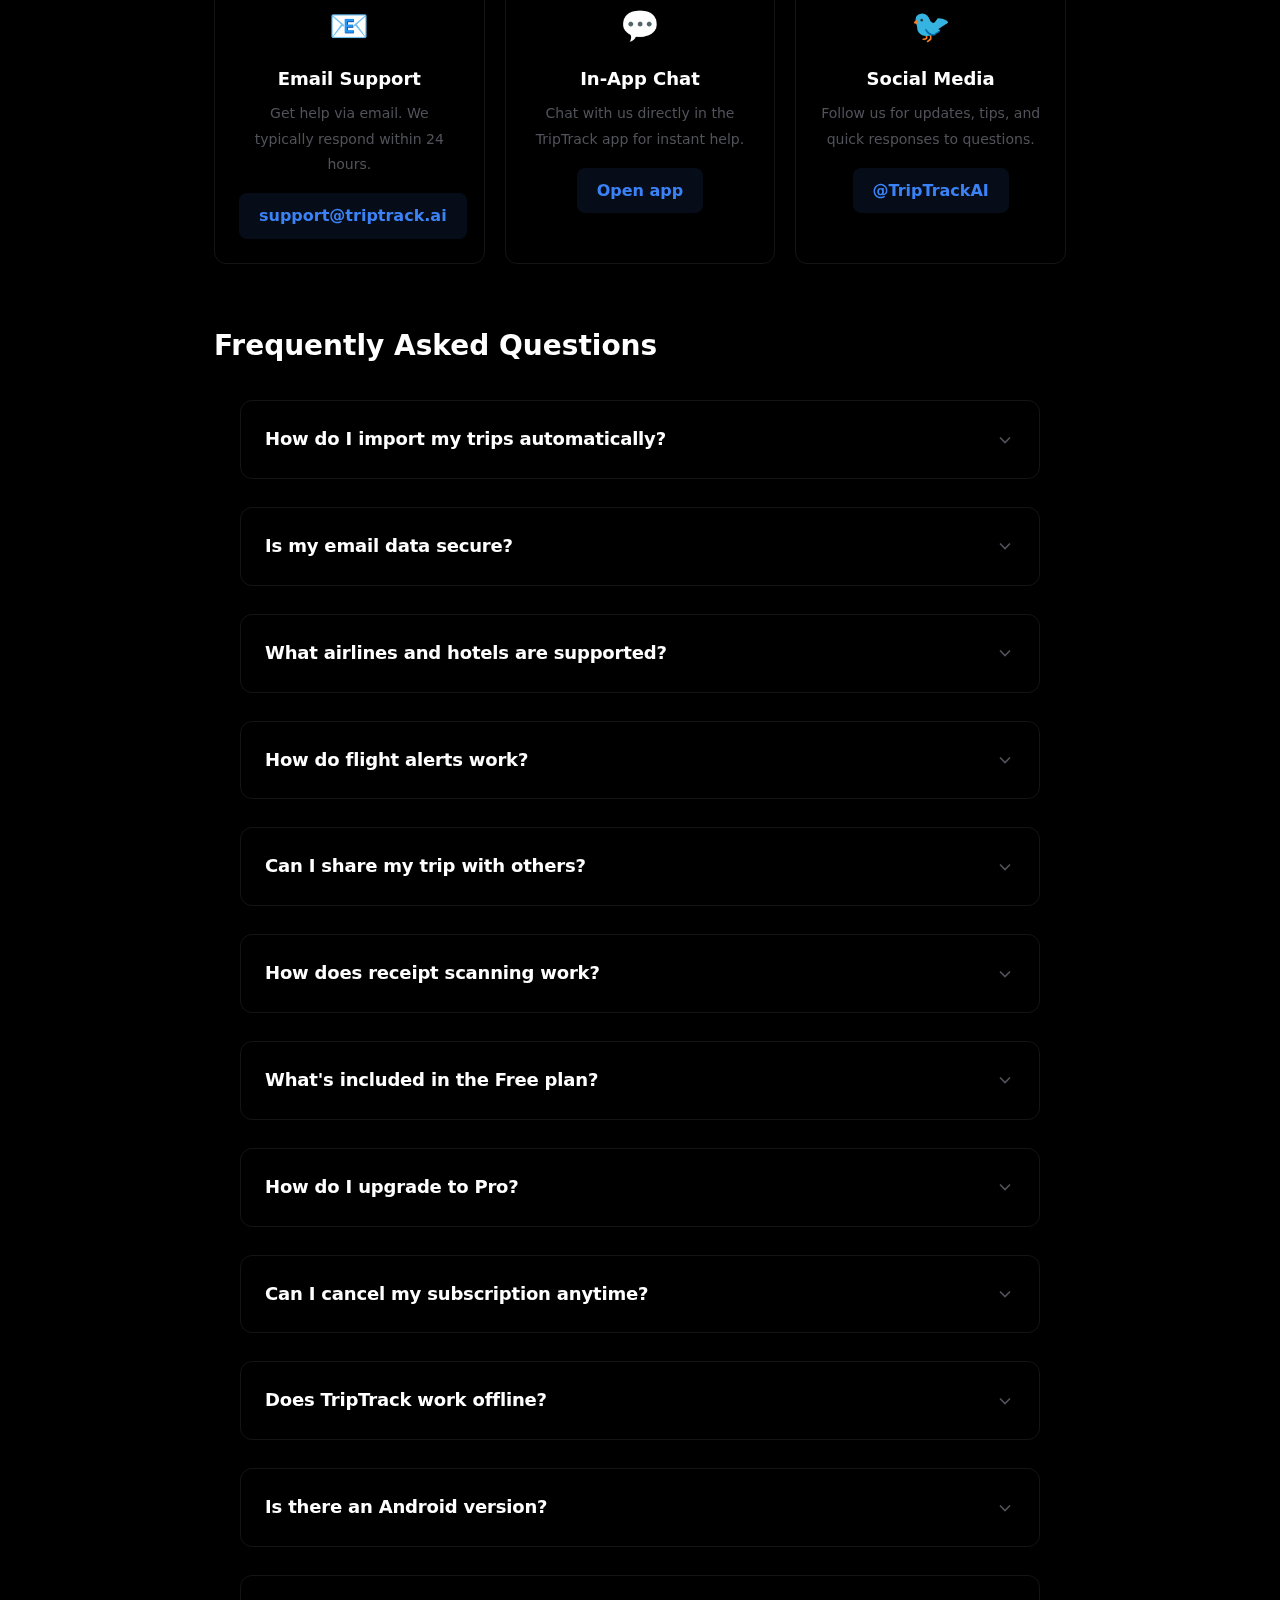
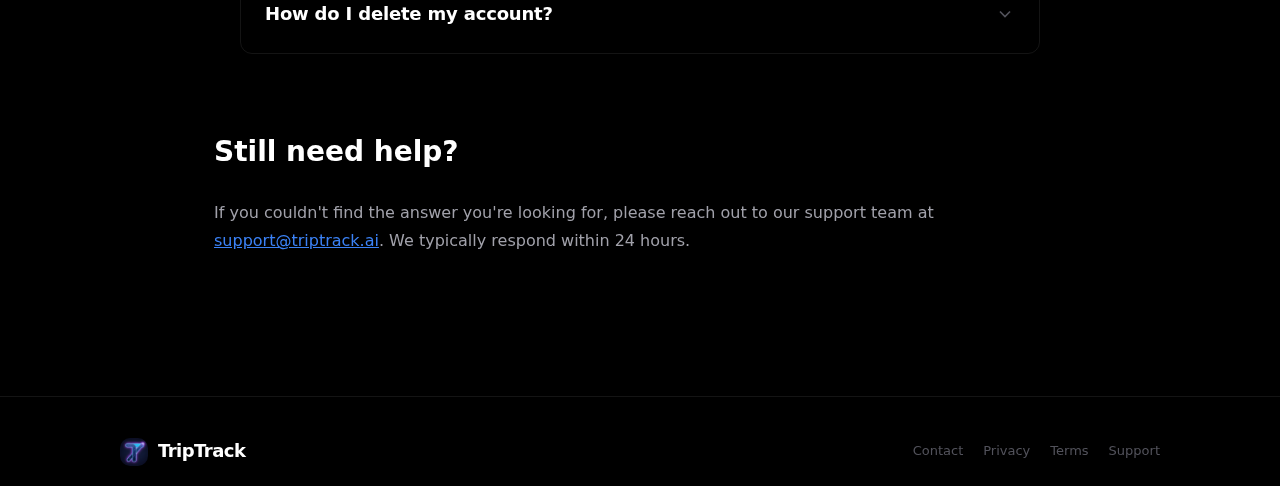
<file: support.html>
<!DOCTYPE html>
<html lang="en">
<head>
<meta charset="UTF-8">
<meta name="viewport" content="width=device-width, initial-scale=1.0">
<title>Support — TripTrack</title>
<meta name="description" content="Get help with TripTrack. Contact our support team, browse FAQs, and find answers to common questions.">
<link rel="icon" type="image/png" href="img/icon.png">

<!-- Google tag (gtag.js) -->
<script async src="https://www.googletagmanager.com/gtag/js?id=G-TNDTS15FS0"></script>
<script>
  window.dataLayer = window.dataLayer || [];
  function gtag(){dataLayer.push(arguments);}
  gtag('js', new Date());
  gtag('config', 'G-TNDTS15FS0');
</script>

<link rel="stylesheet" href="styles.css">
<style>
.support-page{max-width:900px;margin:0 auto;padding:120px 24px 80px}
.support-page h1{font-size:clamp(32px,5vw,48px);font-weight:900;margin-bottom:16px}
.support-page .subtitle{color:var(--text-2);font-size:20px;margin-bottom:60px;line-height:1.6}
.support-section{margin-bottom:60px}
.support-section h2{font-size:28px;font-weight:700;margin-bottom:24px;color:var(--text)}
.support-section p{color:var(--text-2);line-height:1.8;margin-bottom:16px}
.support-grid{display:grid;grid-template-columns:repeat(auto-fit,minmax(280px,1fr));gap:24px;margin-top:32px}
.support-card{background:var(--bg-2);border:1px solid var(--border);border-radius:16px;padding:32px;transition:all 0.3s ease}
.support-card:hover{border-color:var(--blue);transform:translateY(-2px)}
.support-card-icon{width:48px;height:48px;background:var(--blue);border-radius:12px;display:flex;align-items:center;justify-content:center;font-size:24px;margin-bottom:20px}
.support-card h3{font-size:20px;font-weight:700;margin-bottom:12px;color:var(--text)}
.support-card p{color:var(--text-2);line-height:1.6;margin-bottom:20px;font-size:15px}
.support-card a{color:var(--blue);text-decoration:none;font-weight:600;display:inline-flex;align-items:center;gap:6px;transition:gap 0.2s ease}
.support-card a:hover{gap:10px}
.contact-methods{display:grid;grid-template-columns:repeat(auto-fit,minmax(250px,1fr));gap:20px;margin-top:32px}
.contact-method{background:var(--bg-2);border:1px solid var(--border);border-radius:12px;padding:24px;text-align:center}
.contact-method-icon{font-size:32px;margin-bottom:12px}
.contact-method h4{font-size:18px;font-weight:700;margin-bottom:8px;color:var(--text)}
.contact-method p{color:var(--text-3);font-size:14px;margin-bottom:16px}
.contact-method a{display:inline-block;color:var(--blue);text-decoration:none;font-weight:600;padding:10px 20px;background:rgba(59,130,246,0.1);border-radius:8px;transition:all 0.2s ease}
.contact-method a:hover{background:rgba(59,130,246,0.2)}
.faq-list{margin-top:32px}
.faq-item{background:var(--bg-2);border:1px solid var(--border);border-radius:12px;margin-bottom:16px;overflow:hidden}
.faq-question{width:100%;text-align:left;background:none;border:none;padding:24px;cursor:pointer;display:flex;justify-content:space-between;align-items:center;transition:background 0.2s ease}
.faq-question:hover{background:rgba(59,130,246,0.05)}
.faq-question h3{font-size:18px;font-weight:600;color:var(--text);margin:0}
.faq-chevron{width:20px;height:20px;color:var(--text-3);transition:transform 0.3s ease}
.faq-item.active .faq-chevron{transform:rotate(180deg)}
.faq-answer{padding:0 24px;max-height:0;overflow:hidden;transition:all 0.3s ease}
.faq-item.active .faq-answer{padding:0 24px 24px;max-height:500px}
.faq-answer p{color:var(--text-2);line-height:1.8}
.status-badge{display:inline-flex;align-items:center;gap:8px;background:rgba(16,185,129,0.1);color:#10B981;padding:8px 16px;border-radius:20px;font-size:14px;font-weight:600;margin-bottom:32px}
.status-dot{width:8px;height:8px;background:#10B981;border-radius:50%;animation:pulse 2s infinite}
@keyframes pulse{0%,100%{opacity:1}50%{opacity:0.5}}
</style>
</head>
<body>
<nav class="nav scrolled">
<div class="wrap nav-inner">
<a href="index.html" class="logo">
<img src="img/icon.png" alt="TripTrack" class="logo-icon">
TripTrack
</a>
</div>
</nav>

<main class="support-page">
<h1>How can we help?</h1>
<p class="subtitle">Get support, find answers to common questions, or reach out to our team directly.</p>

<div class="status-badge">
<span class="status-dot"></span>
All systems operational
</div>

<section class="support-section">
<h2>Quick Help</h2>
<div class="support-grid">
<div class="support-card">
<div class="support-card-icon">📚</div>
<h3>Getting Started</h3>
<p>New to TripTrack? Learn how to set up your account, import your first trip, and get the most out of the app.</p>
<a href="#getting-started">View guide →</a>
</div>
<div class="support-card">
<div class="support-card-icon">✈️</div>
<h3>Import Trips</h3>
<p>Learn how to connect Gmail, forward confirmation emails, or manually add reservations to your trips.</p>
<a href="#import-trips">Learn more →</a>
</div>
<div class="support-card">
<div class="support-card-icon">🤖</div>
<h3>AI Concierge</h3>
<p>Discover how to use the AI assistant to get instant answers about your trips, reservations, and travel details.</p>
<a href="#ai-concierge">Explore features →</a>
</div>
<div class="support-card">
<div class="support-card-icon">🧾</div>
<h3>Receipt Tracking</h3>
<p>Master receipt scanning, expense categorization, and exporting your trip expenses to CSV or PDF.</p>
<a href="#receipts">View tutorial →</a>
</div>
<div class="support-card">
<div class="support-card-icon">🔔</div>
<h3>Flight Alerts</h3>
<p>Set up real-time notifications for gate changes, delays, cancellations, and baggage claim updates.</p>
<a href="#flight-alerts">Configure alerts →</a>
</div>
<div class="support-card">
<div class="support-card-icon">💳</div>
<h3>Billing & Plans</h3>
<p>Manage your subscription, upgrade to Pro, or learn about our pricing and refund policy.</p>
<a href="#billing">Manage billing →</a>
</div>
</div>
</section>

<section class="support-section">
<h2>Contact Support</h2>
<p>Can't find what you're looking for? Our support team is here to help.</p>
<div class="contact-methods">
<div class="contact-method">
<div class="contact-method-icon">📧</div>
<h4>Email Support</h4>
<p>Get help via email. We typically respond within 24 hours.</p>
<a href="mailto:support@triptrack.ai">support@triptrack.ai</a>
</div>
<div class="contact-method">
<div class="contact-method-icon">💬</div>
<h4>In-App Chat</h4>
<p>Chat with us directly in the TripTrack app for instant help.</p>
<a href="https://apps.apple.com/app/triptrack-ai/id6758813711">Open app</a>
</div>
<div class="contact-method">
<div class="contact-method-icon">🐦</div>
<h4>Social Media</h4>
<p>Follow us for updates, tips, and quick responses to questions.</p>
<a href="#">@TripTrackAI</a>
</div>
</div>
</section>

<section class="support-section">
<h2>Frequently Asked Questions</h2>
<div class="faq-list">
<div class="faq-item">
<button class="faq-question">
<h3>How do I import my trips automatically?</h3>
<svg class="faq-chevron" viewBox="0 0 24 24" fill="none" stroke="currentColor" stroke-width="2"><polyline points="6 9 12 15 18 9"/></svg>
</button>
<div class="faq-answer">
<p>You have three options: (1) Connect your Gmail account for automatic scanning of confirmation emails, (2) Forward confirmation emails to your unique TripTrack email address (found in Settings), or (3) Add trips manually by tapping the "+" button and entering details yourself.</p>
</div>
</div>

<div class="faq-item">
<button class="faq-question">
<h3>Is my email data secure?</h3>
<svg class="faq-chevron" viewBox="0 0 24 24" fill="none" stroke="currentColor" stroke-width="2"><polyline points="6 9 12 15 18 9"/></svg>
</button>
<div class="faq-answer">
<p>Absolutely. We use bank-level encryption (AES-256) and OAuth 2.0 for Gmail integration. We never store your email password, and we only read confirmation emails from travel providers — nothing personal. Your data is encrypted both in transit and at rest.</p>
</div>
</div>

<div class="faq-item">
<button class="faq-question">
<h3>What airlines and hotels are supported?</h3>
<svg class="faq-chevron" viewBox="0 0 24 24" fill="none" stroke="currentColor" stroke-width="2"><polyline points="6 9 12 15 18 9"/></svg>
</button>
<div class="faq-answer">
<p>TripTrack supports 500+ airlines and hotel chains worldwide, including all major carriers and booking platforms (Expedia, Booking.com, Hotels.com, etc.). If we can't automatically parse a confirmation, you can always add it manually.</p>
</div>
</div>

<div class="faq-item">
<button class="faq-question">
<h3>How do flight alerts work?</h3>
<svg class="faq-chevron" viewBox="0 0 24 24" fill="none" stroke="currentColor" stroke-width="2"><polyline points="6 9 12 15 18 9"/></svg>
</button>
<div class="faq-answer">
<p>Once you add a flight, TripTrack automatically tracks it in real-time. You'll receive push notifications for gate changes, delays, cancellations, boarding calls, and baggage claim updates — often before the airline's own app notifies you.</p>
</div>
</div>

<div class="faq-item">
<button class="faq-question">
<h3>Can I share my trip with others?</h3>
<svg class="faq-chevron" viewBox="0 0 24 24" fill="none" stroke="currentColor" stroke-width="2"><polyline points="6 9 12 15 18 9"/></svg>
</button>
<div class="faq-answer">
<p>Yes! Open any trip, tap the share icon, and generate a shareable link. Anyone with the link can view your full itinerary in their browser — no app download required. Perfect for sharing with travel companions, family, or colleagues.</p>
</div>
</div>

<div class="faq-item">
<button class="faq-question">
<h3>How does receipt scanning work?</h3>
<svg class="faq-chevron" viewBox="0 0 24 24" fill="none" stroke="currentColor" stroke-width="2"><polyline points="6 9 12 15 18 9"/></svg>
</button>
<div class="faq-answer">
<p>Point your camera at any receipt and tap the capture button. Our AI automatically extracts the merchant name, amount, date, and category. You can edit any field before saving. All receipts are organized by trip and can be exported to CSV or PDF for expense reports.</p>
</div>
</div>

<div class="faq-item">
<button class="faq-question">
<h3>What's included in the Free plan?</h3>
<svg class="faq-chevron" viewBox="0 0 24 24" fill="none" stroke="currentColor" stroke-width="2"><polyline points="6 9 12 15 18 9"/></svg>
</button>
<div class="faq-answer">
<p>The Free plan includes 3 active trips, unlimited reservations per trip, 10 receipts per month, 3 AI concierge messages per day, destination weather, and push notifications. It's perfect for occasional travelers who want to try TripTrack.</p>
</div>
</div>

<div class="faq-item">
<button class="faq-question">
<h3>How do I upgrade to Pro?</h3>
<svg class="faq-chevron" viewBox="0 0 24 24" fill="none" stroke="currentColor" stroke-width="2"><polyline points="6 9 12 15 18 9"/></svg>
</button>
<div class="faq-answer">
<p>Open the TripTrack app, go to Settings → Subscription, and tap "Upgrade to Pro." You can choose monthly ($11.99/mo) or annual billing ($99.99/yr, save 30%). Pro includes unlimited trips, receipts, AI messages, Gmail auto-import, and priority support.</p>
</div>
</div>

<div class="faq-item">
<button class="faq-question">
<h3>Can I cancel my subscription anytime?</h3>
<svg class="faq-chevron" viewBox="0 0 24 24" fill="none" stroke="currentColor" stroke-width="2"><polyline points="6 9 12 15 18 9"/></svg>
</button>
<div class="faq-answer">
<p>Yes, you can cancel anytime through your iPhone Settings → [Your Name] → Subscriptions → TripTrack. You'll retain Pro features until the end of your billing period, then automatically revert to the Free plan. No data is deleted.</p>
</div>
</div>

<div class="faq-item">
<button class="faq-question">
<h3>Does TripTrack work offline?</h3>
<svg class="faq-chevron" viewBox="0 0 24 24" fill="none" stroke="currentColor" stroke-width="2"><polyline points="6 9 12 15 18 9"/></svg>
</button>
<div class="faq-answer">
<p>Yes! All your trips, reservations, and receipts are stored locally on your device and accessible offline. Flight tracking and AI concierge features require an internet connection, but your core itinerary is always available.</p>
</div>
</div>

<div class="faq-item">
<button class="faq-question">
<h3>Is there an Android version?</h3>
<svg class="faq-chevron" viewBox="0 0 24 24" fill="none" stroke="currentColor" stroke-width="2"><polyline points="6 9 12 15 18 9"/></svg>
</button>
<div class="faq-answer">
<p>Not yet, but we're actively working on it! TripTrack is currently available on iOS (iPhone and iPad). Join our waitlist on the homepage to be notified when we launch on Android.</p>
</div>
</div>

<div class="faq-item">
<button class="faq-question">
<h3>How do I delete my account?</h3>
<svg class="faq-chevron" viewBox="0 0 24 24" fill="none" stroke="currentColor" stroke-width="2"><polyline points="6 9 12 15 18 9"/></svg>
</button>
<div class="faq-answer">
<p>Open the app, go to Settings → Account → Delete Account. This will permanently delete all your trips, receipts, and data. If you have an active Pro subscription, make sure to cancel it first through iPhone Settings to avoid future charges.</p>
</div>
</div>
</div>
</section>

<section class="support-section">
<h2>Still need help?</h2>
<p>If you couldn't find the answer you're looking for, please reach out to our support team at <a href="mailto:support@triptrack.ai" style="color:var(--blue);text-decoration:underline">support@triptrack.ai</a>. We typically respond within 24 hours.</p>
</section>
</main>

<footer class="foot">
<div class="wrap foot-inner">
<div class="foot-left">
<div class="logo" style="font-size:18px">
<img src="img/icon.png" alt="TripTrack" class="logo-icon" style="width:28px;height:28px">
TripTrack
</div>
</div>
<div class="foot-right">
<a href="mailto:support@triptrack.ai">Contact</a>
<a href="privacy.html">Privacy</a>
<a href="terms.html">Terms</a>
<a href="support.html">Support</a>
</div>
</div>
</footer>

<script>
// FAQ accordion functionality
document.querySelectorAll('.faq-question').forEach(button => {
  button.addEventListener('click', () => {
    const faqItem = button.parentElement;
    const isActive = faqItem.classList.contains('active');
    
    // Close all FAQ items
    document.querySelectorAll('.faq-item').forEach(item => {
      item.classList.remove('active');
    });
    
    // Open clicked item if it wasn't active
    if (!isActive) {
      faqItem.classList.add('active');
    }
  });
});
</script>
</body>
</html>
</file>
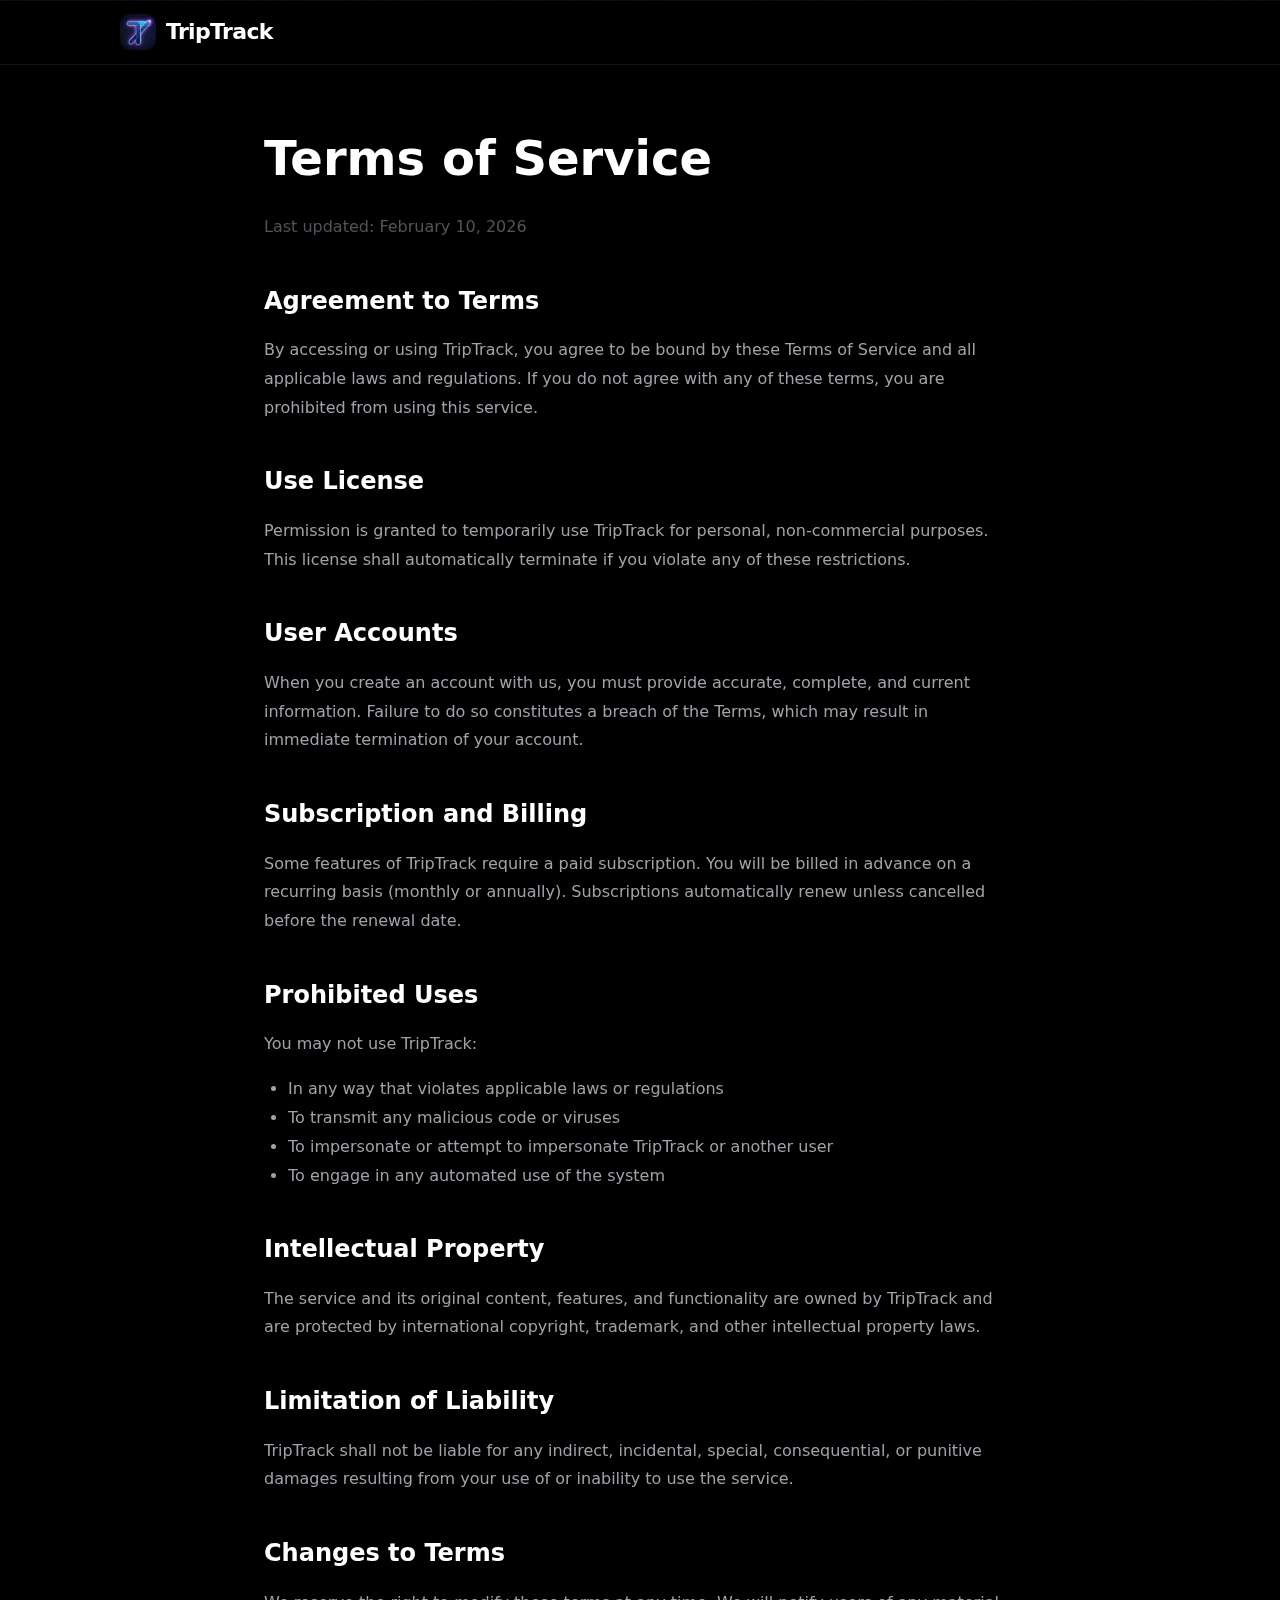
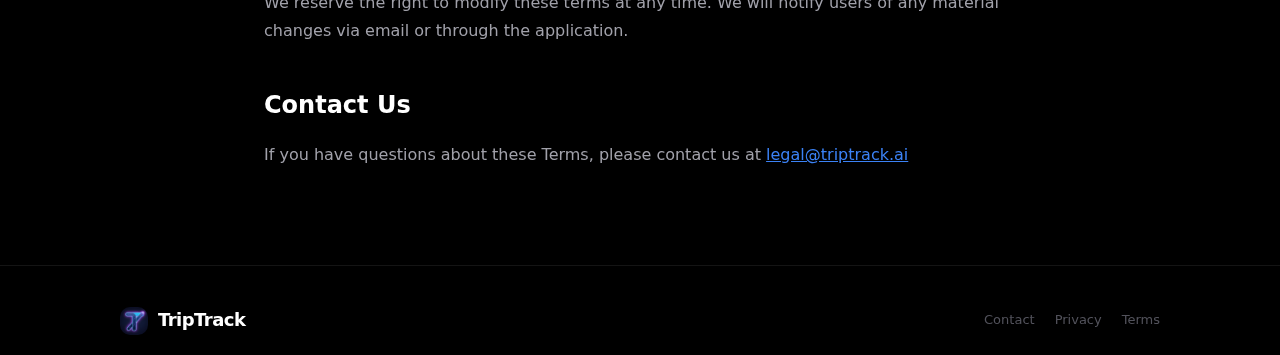
<file: terms.html>
<!DOCTYPE html>
<html lang="en">
<head>
<meta charset="UTF-8">
<meta name="viewport" content="width=device-width, initial-scale=1.0">
<title>Terms of Service — TripTrack</title>
<meta name="description" content="TripTrack Terms of Service - Terms and conditions for using our service.">
<link rel="icon" type="image/png" href="img/icon.png">

<!-- Google tag (gtag.js) -->
<script async src="https://www.googletagmanager.com/gtag/js?id=G-TNDTS15FS0"></script>
<script>
  window.dataLayer = window.dataLayer || [];
  function gtag(){dataLayer.push(arguments);}
  gtag('js', new Date());
  gtag('config', 'G-TNDTS15FS0');
</script>

<link rel="stylesheet" href="styles.css">
<style>
.legal-page{max-width:800px;margin:0 auto;padding:120px 24px 80px}
.legal-page h1{font-size:clamp(32px,5vw,48px);font-weight:900;margin-bottom:16px}
.legal-page .date{color:var(--text-3);margin-bottom:40px}
.legal-page h2{font-size:24px;font-weight:700;margin:40px 0 16px;color:var(--text)}
.legal-page p{color:var(--text-2);line-height:1.8;margin-bottom:16px}
.legal-page ul{color:var(--text-2);line-height:1.8;margin:16px 0 16px 24px}
.legal-page a{color:var(--blue);text-decoration:underline}
</style>
</head>
<body>
<nav class="nav scrolled">
<div class="wrap nav-inner">
<a href="index.html" class="logo">
<img src="img/icon.png" alt="TripTrack" class="logo-icon">
TripTrack
</a>
</div>
</nav>

<main class="legal-page">
<h1>Terms of Service</h1>
<p class="date">Last updated: February 10, 2026</p>

<h2>Agreement to Terms</h2>
<p>By accessing or using TripTrack, you agree to be bound by these Terms of Service and all applicable laws and regulations. If you do not agree with any of these terms, you are prohibited from using this service.</p>

<h2>Use License</h2>
<p>Permission is granted to temporarily use TripTrack for personal, non-commercial purposes. This license shall automatically terminate if you violate any of these restrictions.</p>

<h2>User Accounts</h2>
<p>When you create an account with us, you must provide accurate, complete, and current information. Failure to do so constitutes a breach of the Terms, which may result in immediate termination of your account.</p>

<h2>Subscription and Billing</h2>
<p>Some features of TripTrack require a paid subscription. You will be billed in advance on a recurring basis (monthly or annually). Subscriptions automatically renew unless cancelled before the renewal date.</p>

<h2>Prohibited Uses</h2>
<p>You may not use TripTrack:</p>
<ul>
<li>In any way that violates applicable laws or regulations</li>
<li>To transmit any malicious code or viruses</li>
<li>To impersonate or attempt to impersonate TripTrack or another user</li>
<li>To engage in any automated use of the system</li>
</ul>

<h2>Intellectual Property</h2>
<p>The service and its original content, features, and functionality are owned by TripTrack and are protected by international copyright, trademark, and other intellectual property laws.</p>

<h2>Limitation of Liability</h2>
<p>TripTrack shall not be liable for any indirect, incidental, special, consequential, or punitive damages resulting from your use of or inability to use the service.</p>

<h2>Changes to Terms</h2>
<p>We reserve the right to modify these terms at any time. We will notify users of any material changes via email or through the application.</p>

<h2>Contact Us</h2>
<p>If you have questions about these Terms, please contact us at <a href="mailto:legal@triptrack.ai">legal@triptrack.ai</a></p>
</main>

<footer class="foot">
<div class="wrap foot-inner">
<div class="foot-left">
<div class="logo" style="font-size:18px">
<img src="img/icon.png" alt="TripTrack" class="logo-icon" style="width:28px;height:28px">
TripTrack
</div>
</div>
<div class="foot-right">
<a href="mailto:support@triptrack.ai">Contact</a>
<a href="privacy.html">Privacy</a>
<a href="terms.html">Terms</a>
</div>
</div>
</footer>
</body>
</html>
</file>
<file: styles.css>
/* TripTrack V2 — Gmail-First, Editorial Style */
*,*::before,*::after{margin:0;padding:0;box-sizing:border-box}
:root{
  --bg:#000;
  --surface:#0a0a0a;
  --card:#111;
  --border:rgba(255,255,255,0.08);
  --blue:#3B82F6;
  --purple:#8B5CF6;
  --green:#10B981;
  --amber:#F59E0B;
  --cyan:#06B6D4;
  --pink:#EC4899;
  --text:#fff;
  --text-2:#a1a1aa;
  --text-3:#52525b;
}
html{scroll-behavior:smooth}
@media(prefers-reduced-motion:reduce){html{scroll-behavior:auto}*,*::before,*::after{animation-duration:0.01ms!important;animation-iteration-count:1!important;transition-duration:0.01ms!important}}
body{font-family:'Inter',system-ui,sans-serif;background:var(--bg);color:var(--text);line-height:1.6;overflow-x:hidden;-webkit-font-smoothing:antialiased;padding-bottom:env(safe-area-inset-bottom);position:relative}

/* Noise Texture Overlay */
body::before{content:'';position:fixed;top:0;left:0;right:0;bottom:0;background-image:url("data:image/svg+xml,%3Csvg viewBox='0 0 400 400' xmlns='http://www.w3.org/2000/svg'%3E%3Cfilter id='noiseFilter'%3E%3CfeTurbulence type='fractalNoise' baseFrequency='0.9' numOctaves='4' stitchTiles='stitch'/%3E%3C/filter%3E%3Crect width='100%25' height='100%25' filter='url(%23noiseFilter)'/%3E%3C/svg%3E");opacity:0.03;pointer-events:none;z-index:9999;mix-blend-mode:overlay}
a{color:inherit;text-decoration:none}
.mono{font-family:'JetBrains Mono',monospace}
.wrap{max-width:1120px;margin:0 auto;padding:0 24px}
@media(min-width:640px){.wrap{padding:0 32px}}
@media(min-width:768px){.wrap{padding:0 40px}}

/* Skip to main content */
.skip-to-main{position:absolute;left:-9999px;z-index:999;padding:1em;background:#fff;color:#000;text-decoration:none;font-weight:600}
.skip-to-main:focus{left:50%;transform:translateX(-50%);top:1em}

/* Animations */
.anim{opacity:0;transform:translateY(30px);transition:opacity 0.7s cubic-bezier(0.16,1,0.3,1),transform 0.7s cubic-bezier(0.16,1,0.3,1)}
.anim.show{opacity:1;transform:translateY(0)}
.anim-d1{transition-delay:0.12s}
.anim-d2{transition-delay:0.24s}
.anim-d3{transition-delay:0.36s}

/* Utilities */
.gradient-text{background:linear-gradient(135deg,#60A5FA 0%,#818CF8 50%,#A78BFA 100%);-webkit-background-clip:text;-webkit-text-fill-color:transparent;background-clip:text}
.section-tag{font-size:11px;font-weight:700;letter-spacing:0.18em;color:var(--blue);text-align:center;margin-bottom:20px;text-transform:uppercase}
.big-heading{font-size:clamp(30px,5.5vw,52px);font-weight:900;line-height:1.08;letter-spacing:-0.035em;text-align:center;margin-bottom:48px}
.big-sub{font-size:clamp(16px,2vw,20px);color:var(--text-2);text-align:center;max-width:640px;margin:0 auto;line-height:1.7}

/* Scroll Progress Bar */
.scroll-progress{position:fixed;top:0;left:0;height:3px;background:linear-gradient(90deg,#60A5FA,#818CF8,#A78BFA);z-index:101;transition:width 0.1s ease-out;box-shadow:0 0 20px rgba(96,165,250,0.6)}

/* NAV */
.nav{position:fixed;top:0;left:0;right:0;z-index:100;padding:14px 0;padding-top:max(14px,env(safe-area-inset-top));transition:all 0.4s}
.nav.scrolled{background:rgba(0,0,0,0.85);backdrop-filter:blur(32px) saturate(180%);-webkit-backdrop-filter:blur(32px) saturate(180%);border-bottom:1px solid var(--border);box-shadow:0 4px 24px rgba(0,0,0,0.4),inset 0 1px 0 rgba(255,255,255,0.05)}
.nav-inner{display:flex;align-items:center;justify-content:space-between}
.logo{display:flex;align-items:center;gap:10px;font-weight:800;font-size:22px;letter-spacing:-0.03em}
.logo-icon{width:36px;height:36px;border-radius:10px}
.nav-right{display:flex;align-items:center;gap:24px}
.nav-link{display:none;font-size:14px;color:var(--text-2);font-weight:500;transition:color 0.3s;position:relative}
.nav-link::after{content:'';position:absolute;bottom:-4px;left:0;right:0;height:2px;background:linear-gradient(90deg,#60A5FA,#818CF8);transform:scaleX(0);transition:transform 0.3s cubic-bezier(0.4,0,0.2,1);border-radius:2px}
.nav-link:hover{color:#fff}
.nav-link:hover::after{transform:scaleX(1)}
@media(min-width:640px){.nav-link{display:inline}}
.nav-btn{display:none;align-items:center;gap:6px;font-size:14px;font-weight:600;color:#fff;background:var(--blue);padding:8px 20px;border-radius:100px;transition:all 0.3s;position:relative;overflow:hidden}
.nav-btn::before{content:'';position:absolute;inset:0;background:linear-gradient(90deg,transparent,rgba(255,255,255,0.3),transparent);transform:translateX(-100%);transition:transform 0.6s}
.nav-btn:hover::before{transform:translateX(100%)}
.nav-btn:hover{background:#2563EB;box-shadow:0 4px 20px rgba(59,130,246,0.6),0 0 40px rgba(59,130,246,0.3);transform:translateY(-1px)}
@media(min-width:640px){.nav-btn{display:inline-flex}}
.mobile-menu-btn{display:flex;align-items:center;justify-content:center;background:var(--card);border:1px solid var(--border);border-radius:10px;padding:10px;cursor:pointer;transition:all 0.3s;color:var(--text);min-width:44px;min-height:44px}
.mobile-menu-btn:hover{border-color:rgba(255,255,255,0.15)}
@media(min-width:640px){.mobile-menu-btn{display:none}}

/* MOBILE MENU */
.mobile-menu{position:fixed;top:0;left:0;right:0;bottom:0;background:rgba(0,0,0,0.95);backdrop-filter:blur(24px);-webkit-backdrop-filter:blur(24px);z-index:200;opacity:0;pointer-events:none;transition:opacity 0.3s,transform 0.3s;transform:translateX(100%)}
.mobile-menu.active{opacity:1;pointer-events:all;transform:translateX(0)}
.mobile-menu-inner{padding:24px;height:100%;display:flex;flex-direction:column}
.mobile-menu-close{align-self:flex-end;background:var(--card);border:1px solid var(--border);border-radius:10px;padding:10px;cursor:pointer;transition:all 0.3s;color:var(--text);margin-bottom:40px;min-width:44px;min-height:44px;display:flex;align-items:center;justify-content:center}
.mobile-menu-close:hover{border-color:rgba(255,255,255,0.15)}
.mobile-nav{display:flex;flex-direction:column;gap:8px}
.mobile-nav-link{font-size:24px;font-weight:700;padding:20px 16px;border-radius:12px;transition:all 0.3s;color:var(--text-2);min-height:44px;display:flex;align-items:center}
.mobile-nav-link:hover{background:var(--card);color:#fff}
@media(hover:none){.mobile-nav-link:hover{background:transparent}}
.mobile-nav-cta{display:flex;align-items:center;justify-content:center;gap:10px;margin-top:24px;padding:18px;background:#fff;color:#000;border-radius:14px;font-size:16px;font-weight:700;transition:all 0.3s}
.mobile-nav-cta:hover{transform:translateY(-2px);box-shadow:0 16px 48px rgba(255,255,255,0.15)}

/* HERO */
.hero{position:relative;min-height:100vh;min-height:100dvh;display:flex;align-items:center;padding:100px 0 40px;overflow:hidden}
.hero::before{content:'';position:absolute;top:20%;left:50%;transform:translateX(-50%);width:800px;height:600px;background:radial-gradient(circle,rgba(59,130,246,0.03) 0%,rgba(139,92,246,0.02) 40%,transparent 70%);filter:blur(100px);pointer-events:none;z-index:0;animation:ambient-shift 20s ease-in-out infinite alternate}
@keyframes ambient-shift{0%{opacity:0.4;transform:translateX(-50%) translateY(0)}100%{opacity:0.6;transform:translateX(-50%) translateY(-20px)}}
@media(min-width:768px){.hero{padding:120px 0 60px}}
.hero-orb{position:absolute;border-radius:50%;filter:blur(160px);pointer-events:none;animation:float-orb 25s ease-in-out infinite}
.hero-orb-1{width:600px;height:600px;background:radial-gradient(circle,rgba(59,130,246,0.06) 0%,rgba(59,130,246,0.02) 50%,transparent 100%);top:-15%;left:-10%;animation-delay:0s}
.hero-orb-2{width:500px;height:500px;background:radial-gradient(circle,rgba(139,92,246,0.04) 0%,rgba(139,92,246,0.015) 50%,transparent 100%);bottom:10%;right:-8%;animation-delay:-10s}
@keyframes float-orb{0%,100%{transform:translate(0,0) scale(1)}50%{transform:translate(20px,-20px) scale(1.05)}}
.hero-wrap{display:flex;flex-direction:column;align-items:center;gap:40px;position:relative;z-index:1}
@media(min-width:640px){.hero-wrap{gap:48px}}
@media(min-width:960px){.hero-wrap{flex-direction:row;align-items:center;gap:80px}}
.hero-text{flex:1;text-align:center}
@media(min-width:960px){.hero-text{text-align:left}}
.hero-badge{display:inline-flex;align-items:center;gap:8px;padding:6px 16px 6px 10px;background:rgba(59,130,246,0.08);border:1px solid rgba(59,130,246,0.2);border-radius:100px;font-size:13px;color:rgba(96,165,250,0.9);font-weight:600;margin-bottom:24px;position:relative;overflow:hidden}
.hero-badge::before{content:'';position:absolute;inset:0;background:linear-gradient(90deg,transparent,rgba(96,165,250,0.15),transparent);transform:translateX(-100%);animation:shimmer 3s infinite}
@keyframes shimmer{0%{transform:translateX(-100%)}100%{transform:translateX(200%)}}
.hero-badge-dot{width:8px;height:8px;background:var(--green);border-radius:50%;animation:pulse-dot 2s infinite;box-shadow:0 0 6px rgba(16,185,129,0.6)}
@keyframes pulse-dot{0%,100%{opacity:1;transform:scale(1)}50%{opacity:0.4;transform:scale(0.8)}}
.hero-title{font-size:clamp(44px,8vw,82px);font-weight:900;line-height:0.93;letter-spacing:-0.045em;margin-bottom:28px;color:#fff}
@media(min-width:960px){.hero-title{margin-bottom:32px}}
.hero-sub{font-size:clamp(17px,2vw,21px);color:var(--text-2);max-width:560px;line-height:1.65;margin-bottom:4px}
@media(min-width:960px){.hero-sub{margin:0 0 4px}}
.hero-sub-2{font-size:clamp(15px,1.8vw,18px);color:rgba(255,255,255,0.5);max-width:560px;line-height:1.5;margin-bottom:28px}
@media(min-width:960px){.hero-sub-2{margin:0 0 32px}}
.hero-ctas{display:flex;flex-direction:column;align-items:center;gap:12px;width:100%;position:relative;z-index:2}
@media(min-width:960px){.hero-ctas{align-items:flex-start;width:auto}}
.cta-primary{display:inline-flex;align-items:center;justify-content:center;padding:16px 36px;background:#1d3a8a;color:#fff;border-radius:14px;font-size:16px;font-weight:700;transition:all 0.3s;letter-spacing:-0.01em;min-height:52px;position:relative;overflow:hidden;box-shadow:0 2px 12px rgba(29,58,138,0.25),0 0 0 1px rgba(255,255,255,0.06) inset;width:100%;max-width:320px;z-index:2}
@media(min-width:960px){.cta-primary{width:auto;max-width:none}}
.cta-primary::before{content:'';position:absolute;inset:-2px;background:linear-gradient(90deg,#60A5FA,#818CF8,#A78BFA);border-radius:12px;opacity:0;transition:opacity 0.3s;z-index:-1;filter:blur(8px)}
.cta-primary::after{content:'';position:absolute;top:0;left:-100%;width:100%;height:100%;background:linear-gradient(90deg,transparent,rgba(255,255,255,0.15),transparent);transition:left 0.5s}
.cta-primary:hover::before{opacity:0.35}
.cta-primary:hover::after{left:100%}
.cta-primary:hover{transform:translateY(-2px);box-shadow:0 6px 20px rgba(29,58,138,0.35),0 0 24px rgba(29,58,138,0.15),0 0 0 1px rgba(255,255,255,0.08) inset;background:#1e3a8a}
@media(hover:none){.cta-primary:hover{transform:none}}
.cta-secondary{font-size:14px;color:rgba(255,255,255,0.45);font-weight:500;transition:all 0.3s;letter-spacing:-0.005em;padding:12px 0;position:relative}
.cta-secondary::after{content:'';position:absolute;bottom:6px;left:0;right:0;height:1px;background:rgba(255,255,255,0.25);transform:scaleX(0);transform-origin:left;transition:transform 0.3s}
.cta-secondary:hover{color:rgba(255,255,255,0.8)}
.cta-secondary:hover::after{transform:scaleX(1)}

/* PHONE FRAMES */
.hero-phones{display:flex;align-items:flex-end;gap:12px;flex-shrink:0;position:relative}
@media(min-width:480px){.hero-phones{gap:16px}}
.phone-glow{position:absolute;top:50%;left:50%;transform:translate(-50%,-50%);width:400px;height:400px;background:radial-gradient(circle,rgba(37,99,235,0.15) 0%,rgba(37,99,235,0.08) 30%,transparent 70%);filter:blur(60px);pointer-events:none;z-index:0;animation:pulse-glow 4s ease-in-out infinite}
@keyframes pulse-glow{0%,100%{opacity:0.6;transform:translate(-50%,-50%) scale(1)}50%{opacity:1;transform:translate(-50%,-50%) scale(1.1)}}
.phone-frame{border-radius:24px;overflow:visible;box-shadow:0 32px 96px rgba(0,0,0,0.7),0 0 0 1px rgba(255,255,255,0.1);background:var(--card);position:relative;z-index:1}
.phone-frame img{display:block;width:100%;height:auto;border-radius:24px;position:relative;z-index:1;filter:brightness(1.08) contrast(1.05)}
.phone-main{width:200px;animation:float 6s ease-in-out infinite;position:relative}
.phone-main::after{content:'';position:absolute;inset:-2px;background:linear-gradient(135deg,rgba(37,99,235,0.3),rgba(139,92,246,0.2));border-radius:26px;opacity:0.4;z-index:-1;filter:blur(20px);pointer-events:none}
.phone-secondary{width:160px;opacity:0.5;animation:float-secondary 6s ease-in-out infinite 1s;filter:brightness(0.7)}
@media(max-width:374px){.phone-secondary{display:none}.phone-main{width:220px}}
@keyframes float{0%,100%{transform:translateY(0)}50%{transform:translateY(-10px)}}
@keyframes float-secondary{0%,100%{transform:translateY(20px)}50%{transform:translateY(10px)}}
@media(min-width:480px){.phone-main{width:260px}.phone-secondary{width:210px}}
@media(min-width:960px){.phone-main{width:280px}.phone-secondary{width:230px}}
.phone-live-badge{position:absolute;top:14px;right:14px;z-index:10;background:rgba(0,0,0,0.7);backdrop-filter:blur(10px);-webkit-backdrop-filter:blur(10px);border:1px solid rgba(255,255,255,0.1);border-radius:14px;padding:3px 8px;display:flex;align-items:center;gap:4px;font-size:9px;font-weight:600;color:rgba(255,255,255,0.85);letter-spacing:0.04em;box-shadow:0 2px 6px rgba(0,0,0,0.2)}
.live-dot{width:4px;height:4px;background:#10B981;border-radius:50%;animation:pulse-live 2s ease-in-out infinite;box-shadow:0 0 5px #10B981}
@keyframes pulse-live{0%,100%{opacity:1;transform:scale(1)}50%{opacity:0.6;transform:scale(0.85)}}

/* PROOF BAR */
.proof-bar{border-top:1px solid var(--border);border-bottom:1px solid var(--border);padding:32px 0;background:var(--surface)}
@media(min-width:640px){.proof-bar{padding:40px 0}}
.proof-inner{display:grid;grid-template-columns:1fr 1fr;gap:12px;max-width:400px;margin:0 auto}
@media(min-width:640px){.proof-inner{display:flex;align-items:center;justify-content:center;gap:48px;max-width:none}}
.proof-item{text-align:center;padding:16px 12px;background:rgba(255,255,255,0.02);border-radius:16px;border:1px solid rgba(255,255,255,0.04)}
@media(min-width:640px){.proof-item{background:transparent;padding:0;min-width:auto;border:none}}
.proof-num{display:block;font-size:clamp(28px,4vw,40px);font-weight:700;letter-spacing:-0.02em;line-height:1.2}
.proof-label{font-size:13px;color:var(--text-3);font-weight:500;margin-top:4px;display:block}
.proof-divider{width:1px;height:40px;background:var(--border);display:none}
@media(min-width:640px){.proof-divider{display:block}}

/* PROBLEM */
.problem-section{padding:60px 0 40px}
@media(min-width:640px){.problem-section{padding:80px 0 60px}}
@media(min-width:1024px){.problem-section{padding:120px 0 80px}}

/* HOW IT WORKS */
.how-section{padding:60px 0 60px}
@media(min-width:640px){.how-section{padding:80px 0 80px}}
@media(min-width:1024px){.how-section{padding:80px 0 120px}}
.how-steps{max-width:640px;margin:0 auto;display:flex;flex-direction:column;gap:0}
.how-step{display:flex;gap:24px;align-items:flex-start}
.how-num-wrap{display:flex;flex-direction:column;align-items:center;flex-shrink:0}
.how-num{width:48px;height:48px;border-radius:14px;background:rgba(59,130,246,0.1);border:1px solid rgba(59,130,246,0.2);display:flex;align-items:center;justify-content:center;font-size:20px;font-weight:800;color:var(--blue)}
.how-line{width:2px;height:48px;background:linear-gradient(to bottom,rgba(59,130,246,0.3),rgba(59,130,246,0.05));margin:8px 0}
.how-content{padding-bottom:32px}
.how-content h3{font-size:20px;font-weight:700;margin-bottom:8px;letter-spacing:-0.01em}
.how-content p{font-size:15px;color:var(--text-2);line-height:1.7}

/* WORKS YOUR WAY */
.works-section{padding:60px 0;border-top:1px solid var(--border);background:var(--surface)}
@media(min-width:640px){.works-section{padding:80px 0}}
.works-grid{display:grid;grid-template-columns:1fr;gap:20px;max-width:900px;margin:0 auto}
@media(min-width:640px){.works-grid{grid-template-columns:1fr 1fr 1fr}}
.works-card{background:var(--card);border:1px solid var(--border);border-radius:20px;padding:32px 24px;text-align:center;transition:all 0.35s;position:relative;overflow:hidden}
.works-card::before{content:'';position:absolute;inset:-1px;background:linear-gradient(135deg,rgba(59,130,246,0.3),rgba(139,92,246,0.2));border-radius:20px;opacity:0;transition:opacity 0.35s;z-index:-1}
.works-card:hover{border-color:rgba(255,255,255,0.15);transform:translateY(-4px);box-shadow:0 16px 48px rgba(0,0,0,0.4),0 0 0 1px rgba(255,255,255,0.1)}
.works-card:hover::before{opacity:1}
@media(hover:none){.works-card:hover{transform:none}}
.works-card>*{position:relative;z-index:1}
.works-icon{font-size:48px;margin-bottom:16px}
.works-card h3{font-size:18px;font-weight:700;margin-bottom:8px;letter-spacing:-0.01em}
.works-card p{font-size:14px;color:var(--text-2);line-height:1.7}

/* SHOWCASE */
.showcase-section{padding:60px 0;border-top:1px solid var(--border)}
@media(min-width:640px){.showcase-section{padding:80px 0}}
@media(min-width:1024px){.showcase-section{padding:120px 0}}
.showcase-scroll{display:flex;gap:20px;overflow-x:auto;padding:0 20px 24px;scroll-snap-type:x mandatory;-webkit-overflow-scrolling:touch;scrollbar-width:none;max-width:1200px;margin:0 auto}
.showcase-scroll::-webkit-scrollbar{display:none}
@media(min-width:640px){.showcase-scroll{padding:0 24px 24px;gap:24px}}
@media(min-width:768px){.showcase-scroll{padding:0 40px 24px}}
@media(min-width:1100px){.showcase-scroll{display:grid;grid-template-columns:1fr 1fr 1fr 1fr;overflow:visible}}
.showcase-card{min-width:240px;scroll-snap-align:start;text-align:center}
@media(min-width:480px){.showcase-card{min-width:260px}}
.showcase-phone{border-radius:20px;overflow:hidden;box-shadow:0 16px 60px rgba(0,0,0,0.5),0 0 0 1px rgba(255,255,255,0.06);margin-bottom:20px;background:var(--card)}
.showcase-phone img{display:block;width:100%;height:auto;image-rendering:-webkit-optimize-contrast;image-rendering:crisp-edges;-ms-interpolation-mode:nearest-neighbor}
.showcase-card h3{font-size:17px;font-weight:700;margin-bottom:6px}
.showcase-card p{font-size:14px;color:var(--text-2);line-height:1.6;max-width:240px;margin:0 auto}
.showcase-indicators{display:flex;gap:8px;justify-content:center;margin-top:24px}
@media(min-width:1100px){.showcase-indicators{display:none}}
.showcase-dot{width:8px;height:8px;border-radius:50%;background:var(--border);transition:all 0.3s;cursor:pointer}
.showcase-dot.active{background:var(--blue);width:24px;border-radius:4px}

/* TESTIMONIALS */
.testimonials-section{padding:60px 0 40px;border-top:1px solid var(--border);background:var(--surface)}
@media(min-width:640px){.testimonials-section{padding:80px 0 60px}}
@media(min-width:1024px){.testimonials-section{padding:100px 0 60px}}
.testimonials-grid{display:grid;grid-template-columns:1fr;gap:24px;max-width:1000px;margin:0 auto}
@media(min-width:768px){.testimonials-grid{grid-template-columns:1fr 1fr 1fr}}
.testimonial-card{background:var(--card);border:1px solid var(--border);border-radius:20px;padding:28px 24px;transition:all 0.35s}
@media(min-width:640px){.testimonial-card{padding:32px 28px}}
.testimonial-card:hover{border-color:rgba(255,255,255,0.12);transform:translateY(-4px)}
@media(hover:none){.testimonial-card:hover{transform:none}}
.testimonial-stars{color:var(--amber);font-size:18px;margin-bottom:16px;letter-spacing:2px}
.testimonial-text{font-size:16px;color:var(--text-2);line-height:1.65;margin-bottom:20px;font-style:italic}
.testimonial-author{display:flex;align-items:center;gap:12px}
.testimonial-avatar{width:40px;height:40px;border-radius:50%;background:linear-gradient(135deg,rgba(59,130,246,0.25),rgba(139,92,246,0.25));border:2px solid rgba(255,255,255,0.1);flex-shrink:0;display:flex;align-items:center;justify-content:center;font-size:14px;font-weight:700;color:rgba(255,255,255,0.7);letter-spacing:-0.02em}
.testimonial-info{display:flex;flex-direction:column;gap:2px}
.testimonial-info strong{font-size:14px;font-weight:600;color:#fff}
.testimonial-info span{font-size:13px;color:var(--text-3)}

/* FEATURES */
.features-section{padding:60px 0;border-top:1px solid var(--border)}
@media(min-width:640px){.features-section{padding:80px 0}}
@media(min-width:1024px){.features-section{padding:120px 0}}
.features-grid{display:grid;grid-template-columns:1fr 1fr;gap:12px}
@media(min-width:640px){.features-grid{grid-template-columns:1fr 1fr;gap:16px}}
@media(min-width:1024px){.features-grid{grid-template-columns:1fr 1fr 1fr}}
.feature-card{background:var(--card);border:1px solid var(--border);border-radius:16px;padding:20px 16px;transition:all 0.35s;position:relative;overflow:hidden}
@media(min-width:640px){.feature-card{border-radius:20px;padding:28px 24px}}
.feature-card::before{content:'';position:absolute;inset:-1px;background:linear-gradient(135deg,var(--accent,#3B82F6),transparent);border-radius:20px;opacity:0;transition:opacity 0.35s;z-index:0}
.feature-card:hover{border-color:rgba(255,255,255,0.15);transform:translateY(-4px);box-shadow:0 20px 60px rgba(0,0,0,0.4),0 0 0 1px rgba(255,255,255,0.08)}
.feature-card:hover::before{opacity:0.08}
@media(hover:none){.feature-card:hover{transform:none}}
.feature-card>*{position:relative;z-index:1}
.fc-icon{width:40px;height:40px;border-radius:10px;display:flex;align-items:center;justify-content:center;margin-bottom:12px;color:var(--accent)}
@media(min-width:640px){.fc-icon{width:48px;height:48px;border-radius:12px;margin-bottom:16px}}
.feature-card:nth-child(1) .fc-icon{background:rgba(59,130,246,0.12)}
.feature-card:nth-child(2) .fc-icon{background:rgba(139,92,246,0.12)}
.feature-card:nth-child(3) .fc-icon{background:rgba(16,185,129,0.12)}
.feature-card:nth-child(4) .fc-icon{background:rgba(245,158,11,0.12)}
.feature-card:nth-child(5) .fc-icon{background:rgba(236,72,153,0.12)}
.feature-card:nth-child(6) .fc-icon{background:rgba(6,182,212,0.12)}
.feature-card:nth-child(7) .fc-icon{background:rgba(239,68,68,0.12)}
.feature-card:nth-child(8) .fc-icon{background:rgba(20,184,166,0.12)}
.feature-card:nth-child(9) .fc-icon{background:rgba(168,85,247,0.12)}
.feature-card h3{font-size:15px;font-weight:700;margin-bottom:4px;letter-spacing:-0.01em}
.feature-card p{font-size:13px;color:var(--text-2);line-height:1.6}
@media(min-width:640px){.feature-card h3{font-size:17px;margin-bottom:6px}.feature-card p{font-size:14px;line-height:1.7}}
.fc-tag{position:absolute;top:16px;right:16px;font-size:10px;font-weight:700;text-transform:uppercase;letter-spacing:0.08em;color:var(--blue);background:rgba(59,130,246,0.1);padding:3px 10px;border-radius:100px}

/* FLIGHT INTELLIGENCE */
.flight-section{padding:60px 0;border-top:1px solid var(--border)}
@media(min-width:640px){.flight-section{padding:80px 0}}
@media(min-width:1024px){.flight-section{padding:120px 0}}
.flight-timeline{display:flex;align-items:center;justify-content:center;gap:0;margin-bottom:40px;flex-wrap:wrap;padding:0 8px}
@media(min-width:640px){.flight-timeline{margin-bottom:56px;padding:0}}
.ft-step{display:flex;flex-direction:column;align-items:center;gap:6px;min-width:60px}
@media(min-width:640px){.ft-step{min-width:70px}}
.ft-step span:last-child{font-size:11px;color:var(--text-3);font-weight:500}
@media(min-width:640px){.ft-step span:last-child{font-size:12px}}
.ft-done span:last-child{color:var(--green)}
.ft-active span:last-child{color:var(--blue);font-weight:700}
.ft-dot{width:14px;height:14px;border-radius:50%;background:var(--text-3);border:2px solid var(--text-3)}
.ft-done .ft-dot{background:var(--green);border-color:var(--green)}
.ft-active .ft-dot{background:var(--blue);border-color:var(--blue)}
.ft-dot-pulse{animation:pulse-dot 2s infinite}
.ft-line{width:32px;height:2px;background:var(--text-3);margin-bottom:22px}
@media(min-width:480px){.ft-line{width:48px}}
@media(min-width:640px){.ft-line{width:80px}}
.ft-line-done{background:var(--green)}
.flight-grid{display:grid;grid-template-columns:1fr 1fr;gap:12px}
@media(min-width:640px){.flight-grid{grid-template-columns:1fr 1fr}}
@media(min-width:1024px){.flight-grid{grid-template-columns:1fr 1fr 1fr}}
.flight-detail{background:var(--card);border:1px solid var(--border);border-radius:14px;padding:18px 16px;transition:all 0.3s}
@media(min-width:640px){.flight-detail{border-radius:16px;padding:24px}}
.flight-detail:hover{border-color:rgba(255,255,255,0.12);transform:translateY(-2px)}
@media(hover:none){.flight-detail:hover{transform:none}}
.fd-icon{font-size:24px;margin-bottom:10px}
@media(min-width:640px){.fd-icon{font-size:28px;margin-bottom:12px}}
.flight-detail h4{font-size:14px;font-weight:700;margin-bottom:4px}
@media(min-width:640px){.flight-detail h4{font-size:16px;margin-bottom:6px}}
.flight-detail p{font-size:12px;color:var(--text-2);line-height:1.55}
@media(min-width:640px){.flight-detail p{font-size:13px;line-height:1.6}}

/* ALSO WORKS WITH */
.also-works{text-align:center;margin-top:48px;padding:24px;border:1px solid var(--border);border-radius:16px;background:var(--surface)}
.also-label{font-size:13px;color:var(--text-3);font-weight:600;margin-bottom:12px}
.also-items{display:flex;gap:24px;justify-content:center;flex-wrap:wrap}
.also-items span{font-size:14px;color:var(--text-2)}

/* PRICING */
.pricing-section{padding:60px 0;border-top:1px solid var(--border)}
@media(min-width:640px){.pricing-section{padding:80px 0}}
@media(min-width:1024px){.pricing-section{padding:120px 0}}
.price-cards{display:grid;grid-template-columns:1fr;gap:20px;max-width:760px;margin:0 auto}
@media(min-width:640px){.price-cards{grid-template-columns:1fr 1fr}}
.price-card{background:var(--card);border:1px solid var(--border);border-radius:24px;padding:36px 24px;position:relative}
@media(min-width:640px){.price-card{padding:40px 28px}}
.price-card-featured{border-color:rgba(59,130,246,0.4);background:linear-gradient(180deg,rgba(59,130,246,0.08) 0%,var(--card) 100%);box-shadow:0 0 40px rgba(59,130,246,0.08)}
.price-badge{position:absolute;top:-11px;left:50%;transform:translateX(-50%);background:var(--blue);color:#fff;font-size:11px;font-weight:700;padding:4px 14px;border-radius:100px;letter-spacing:0.06em;white-space:nowrap;z-index:1}
.price-card h3{font-size:20px;font-weight:700;margin-bottom:12px}
.price-amount{margin-bottom:4px}
.price-amount .mono{font-size:44px;font-weight:800;letter-spacing:-0.03em}
.price-per{font-size:16px;color:var(--text-3);margin-left:2px}
.price-tagline{font-size:14px;color:var(--text-3);margin-bottom:28px}
.price-card ul{list-style:none;display:flex;flex-direction:column;gap:10px;margin-bottom:28px}
.price-card ul li{font-size:14px;color:var(--text-2);padding-left:20px;position:relative}
.price-card ul li::before{content:'';position:absolute;left:0;top:7px;width:8px;height:8px;border-radius:50%;background:var(--border)}
.price-card-featured ul li::before{background:var(--blue)}
.price-card ul li strong{color:#fff;font-weight:600}
.price-btn{display:flex;text-align:center;padding:16px;border-radius:14px;font-size:15px;font-weight:600;border:1px solid var(--border);color:var(--text-2);transition:all 0.3s;min-height:52px;align-items:center;justify-content:center}
.price-btn:hover{border-color:rgba(255,255,255,0.2);color:#fff}
.price-btn-pro{background:#fff;color:#000;border-color:#fff;font-weight:700}
.price-btn-pro:hover{background:#f0f0f0;box-shadow:0 8px 30px rgba(255,255,255,0.15);color:#000}
@media(hover:none){.price-btn:hover{border-color:var(--border);color:var(--text-2)}.price-btn-pro:hover{background:#fff}}

/* FINAL CTA */
.final-cta{padding:60px 0 80px}
@media(min-width:640px){.final-cta{padding:80px 0}}
@media(min-width:1024px){.final-cta{padding:120px 0}}
.final-box{text-align:center;padding:56px 24px;border-radius:24px;background:linear-gradient(135deg,rgba(59,130,246,0.1) 0%,rgba(139,92,246,0.06) 50%,rgba(16,185,129,0.03) 100%);border:1px solid rgba(59,130,246,0.15);position:relative;overflow:hidden}
@media(min-width:640px){.final-box{padding:80px 40px;border-radius:28px}}
.final-icon{width:72px;height:72px;border-radius:18px;margin:0 auto 24px;box-shadow:0 8px 32px rgba(59,130,246,0.2)}
.final-box h2{font-size:clamp(28px,5vw,48px);font-weight:900;line-height:1.08;letter-spacing:-0.03em;margin-bottom:16px}
.final-box p{font-size:clamp(16px,2vw,18px);color:var(--text-2);margin-bottom:32px;line-height:1.6}
.final-box .hero-ctas{align-items:center}

/* FOOTER */
.foot{padding:40px 0 20px;border-top:1px solid var(--border);padding-bottom:max(20px,env(safe-area-inset-bottom))}
.foot-inner{display:flex;flex-direction:column;align-items:center;gap:24px;text-align:center}
@media(min-width:640px){.foot-inner{flex-direction:row;justify-content:space-between;text-align:left}}
.foot-left{display:flex;flex-direction:column;align-items:center}
@media(min-width:640px){.foot-left{align-items:flex-start}}
.foot-sub{font-size:13px;color:var(--text-3);margin-top:6px}
.foot-right{display:flex;gap:24px;flex-wrap:wrap;justify-content:center}
@media(min-width:640px){.foot-right{gap:20px}}
.foot-right a{font-size:14px;color:var(--text-3);transition:color 0.3s;padding:8px;min-height:44px;display:flex;align-items:center}
@media(min-width:640px){.foot-right a{font-size:13px;padding:0;min-height:auto}}
.foot-right a:hover{color:#fff}
.foot-copy{text-align:center;font-size:11px;color:var(--text-3);margin-top:24px;padding-bottom:8px}

/* FAQ ACCORDION */
.faq-section{padding:60px 0;border-top:1px solid var(--border);background:var(--surface)}
@media(min-width:640px){.faq-section{padding:80px 0}}
@media(min-width:1024px){.faq-section{padding:100px 0}}
.faq-list{max-width:800px;margin:0 auto;display:flex;flex-direction:column;gap:12px}
.faq-item{background:var(--card);border:1px solid var(--border);border-radius:16px;transition:all 0.3s;overflow:hidden;padding:0}
.faq-item:hover{border-color:rgba(255,255,255,0.12)}
.faq-item.active{border-color:rgba(59,130,246,0.3);background:rgba(59,130,246,0.03)}
@media(hover:none){.faq-item:hover{border-color:var(--border)}}
.faq-question{display:flex;align-items:center;justify-content:space-between;width:100%;padding:24px;cursor:pointer;background:none;border:none;color:inherit;font:inherit;text-align:left;gap:16px;min-height:44px}
.faq-question h3{font-size:clamp(16px,2.5vw,18px);font-weight:700;letter-spacing:-0.01em;margin:0;color:var(--text)}
.faq-chevron{flex-shrink:0;width:20px;height:20px;min-width:20px;max-width:20px;min-height:20px;max-height:20px;transition:transform 0.3s cubic-bezier(0.4,0,0.2,1);color:var(--text-3)}
.faq-item.active .faq-chevron{transform:rotate(180deg);color:var(--blue)}
.faq-answer{max-height:0;overflow:hidden;transition:max-height 0.4s cubic-bezier(0.4,0,0.2,1),padding 0.4s cubic-bezier(0.4,0,0.2,1)}
.faq-item.active .faq-answer{max-height:500px;padding:0 24px 24px}
.faq-answer p{font-size:15px;color:var(--text-2);line-height:1.7;margin:0}

/* EMAIL SIGNUP */
.email-signup{max-width:500px;margin:32px auto 0}
.email-form{display:flex;gap:12px;flex-direction:column}
@media(min-width:480px){.email-form{flex-direction:row}}
.email-input{flex:1;padding:14px 20px;background:var(--card);border:1px solid var(--border);border-radius:12px;font-size:15px;color:var(--text);font-family:inherit;transition:all 0.3s;min-height:48px}
.email-input:focus{outline:none;border-color:var(--blue);background:rgba(59,130,246,0.05)}
.email-input::placeholder{color:var(--text-3)}
.email-submit{padding:14px 28px;background:var(--blue);color:#fff;border:none;border-radius:12px;font-size:15px;font-weight:700;cursor:pointer;transition:all 0.3s;white-space:nowrap;min-height:48px}
.email-submit:hover{background:#2563EB;transform:translateY(-1px)}
.email-note{font-size:13px;color:var(--text-3);text-align:center;margin-top:12px}

/* TESTIMONIAL LINK */
.testimonial-link{text-align:center;margin-top:32px}
.testimonial-link a{display:inline-flex;align-items:center;gap:8px;font-size:14px;color:var(--blue);font-weight:600;transition:all 0.3s;padding:8px 16px;border-radius:8px}
.testimonial-link a:hover{background:rgba(59,130,246,0.1)}

/* SOCIAL LINKS */
.social-links{display:flex;gap:16px;margin-top:16px;justify-content:center}
@media(min-width:640px){.social-links{justify-content:flex-start}}
.social-link{display:flex;align-items:center;justify-content:center;width:40px;height:40px;border-radius:10px;background:var(--card);border:1px solid var(--border);color:var(--text-2);transition:all 0.3s}
.social-link:hover{border-color:rgba(255,255,255,0.2);color:#fff;transform:translateY(-2px)}

/* STICKY MOBILE CTA */
.sticky-cta{position:fixed;bottom:0;left:0;right:0;z-index:90;background:rgba(0,0,0,0.95);backdrop-filter:blur(24px);-webkit-backdrop-filter:blur(24px);border-top:1px solid var(--border);padding:12px 20px;padding-bottom:max(12px,env(safe-area-inset-bottom));transform:translateY(100%);transition:transform 0.3s;display:flex;justify-content:center}
.sticky-cta.visible{transform:translateY(0)}
@media(min-width:640px){.sticky-cta{display:none}}
.sticky-cta-btn{display:flex;align-items:center;justify-content:center;gap:8px;padding:14px 32px;background:#fff;color:#000;border-radius:14px;font-size:16px;font-weight:700;width:100%;max-width:400px;min-height:52px;box-shadow:0 -4px 20px rgba(0,0,0,0.3)}

/* GRADIENT TEXT ENHANCEMENT */
.gradient-text{background:linear-gradient(135deg,#60A5FA 0%,#818CF8 50%,#A78BFA 100%);-webkit-background-clip:text;-webkit-text-fill-color:transparent;background-clip:text;text-shadow:0 0 40px rgba(96,165,250,0.3)}

/* MOBILE BOTTOM PADDING — account for sticky CTA */
@media(max-width:639px){
  .foot{padding-bottom:max(80px,calc(env(safe-area-inset-bottom) + 72px))}
}

/* Active states for touch devices */
@media(hover:none){
  .cta-primary:active{transform:scale(0.98);opacity:0.9}
  .price-btn:active{transform:scale(0.98);opacity:0.9}
  .sticky-cta-btn:active{transform:scale(0.97);opacity:0.9}
  .mobile-nav-cta:active{transform:scale(0.98);opacity:0.9}
  .faq-question:active{opacity:0.8}
  .works-card:active{border-color:rgba(255,255,255,0.15)}
  .feature-card:active{border-color:rgba(255,255,255,0.15)}
  .testimonial-card:active{border-color:rgba(255,255,255,0.12)}
}

/* Print Styles */
@media print{
  .nav,.mobile-menu,.hero-orb,.skip-to-main,.foot,.sticky-cta{display:none}
  body{background:#fff;color:#000}
  .hero,.proof-bar,.problem-section,.how-section,.works-section,.flight-section,.showcase-section,.testimonials-section,.features-section,.pricing-section,.final-cta{page-break-inside:avoid}
}
</file>
